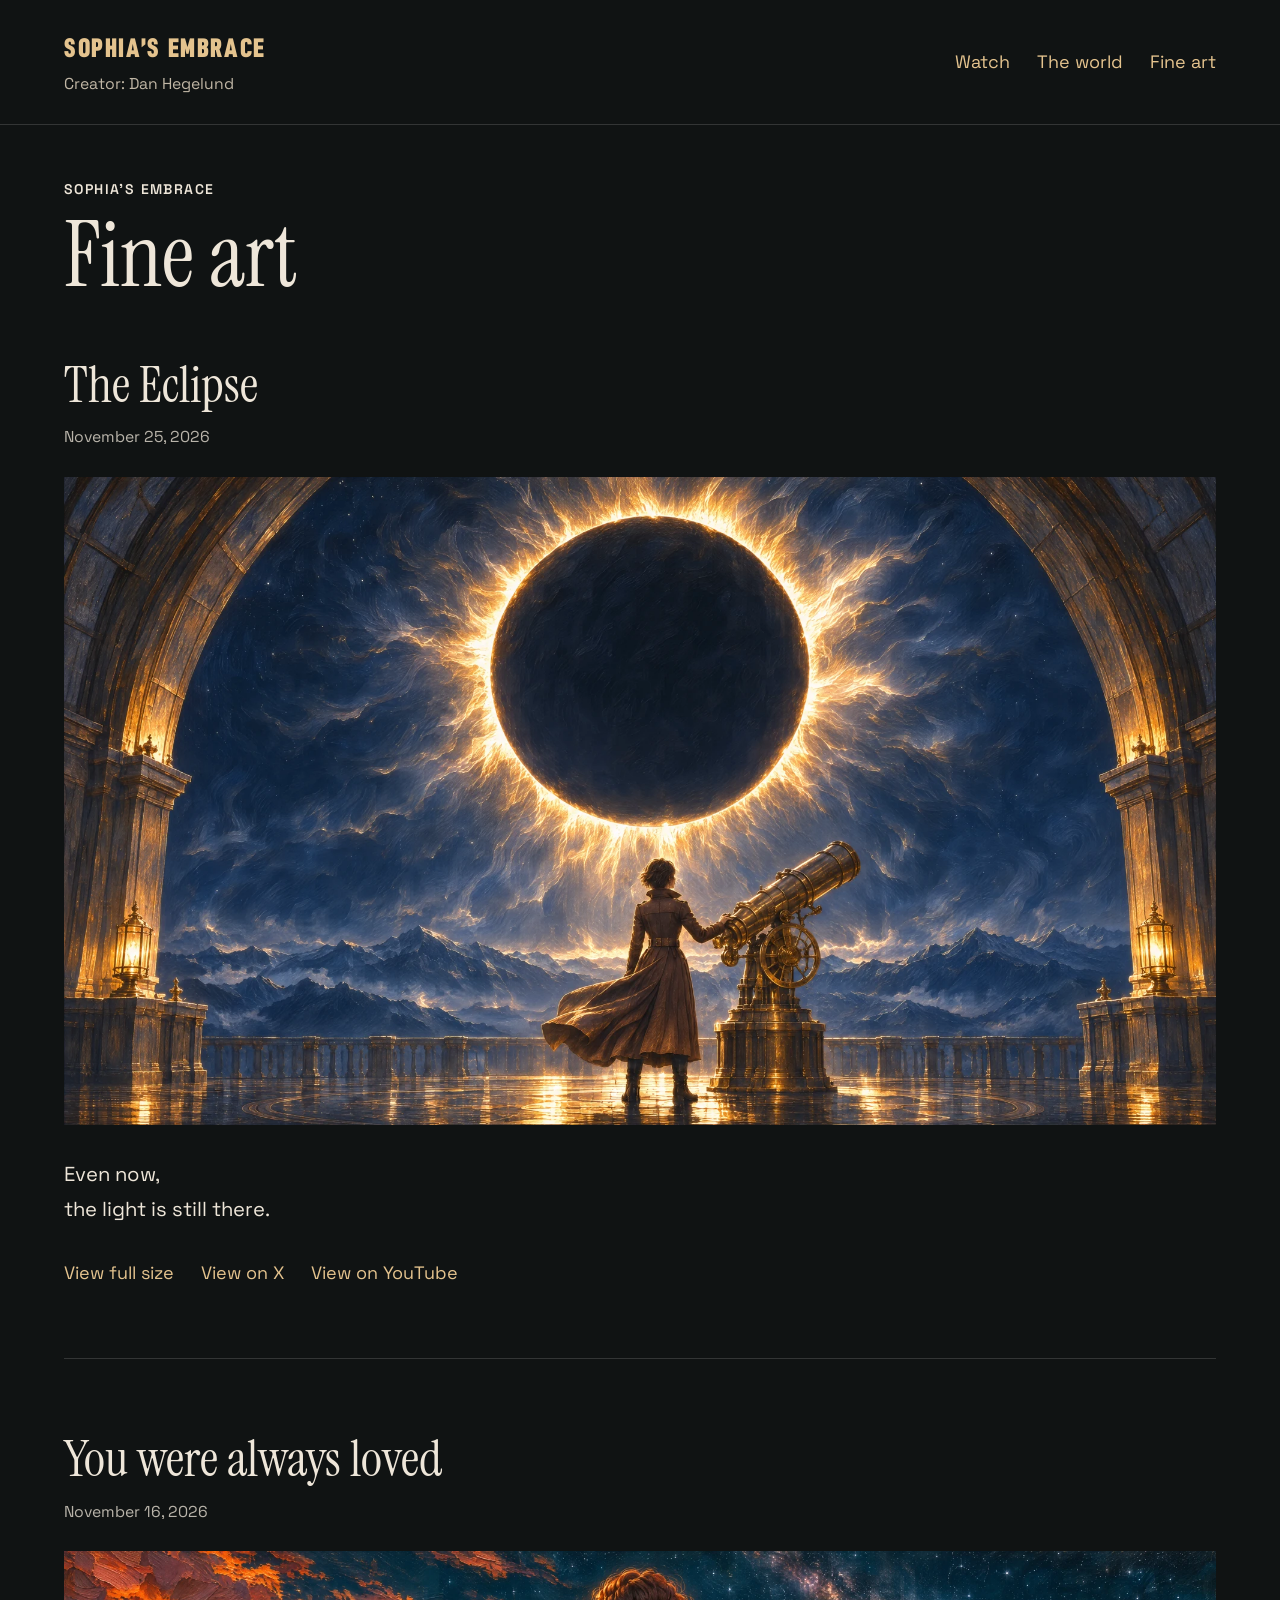
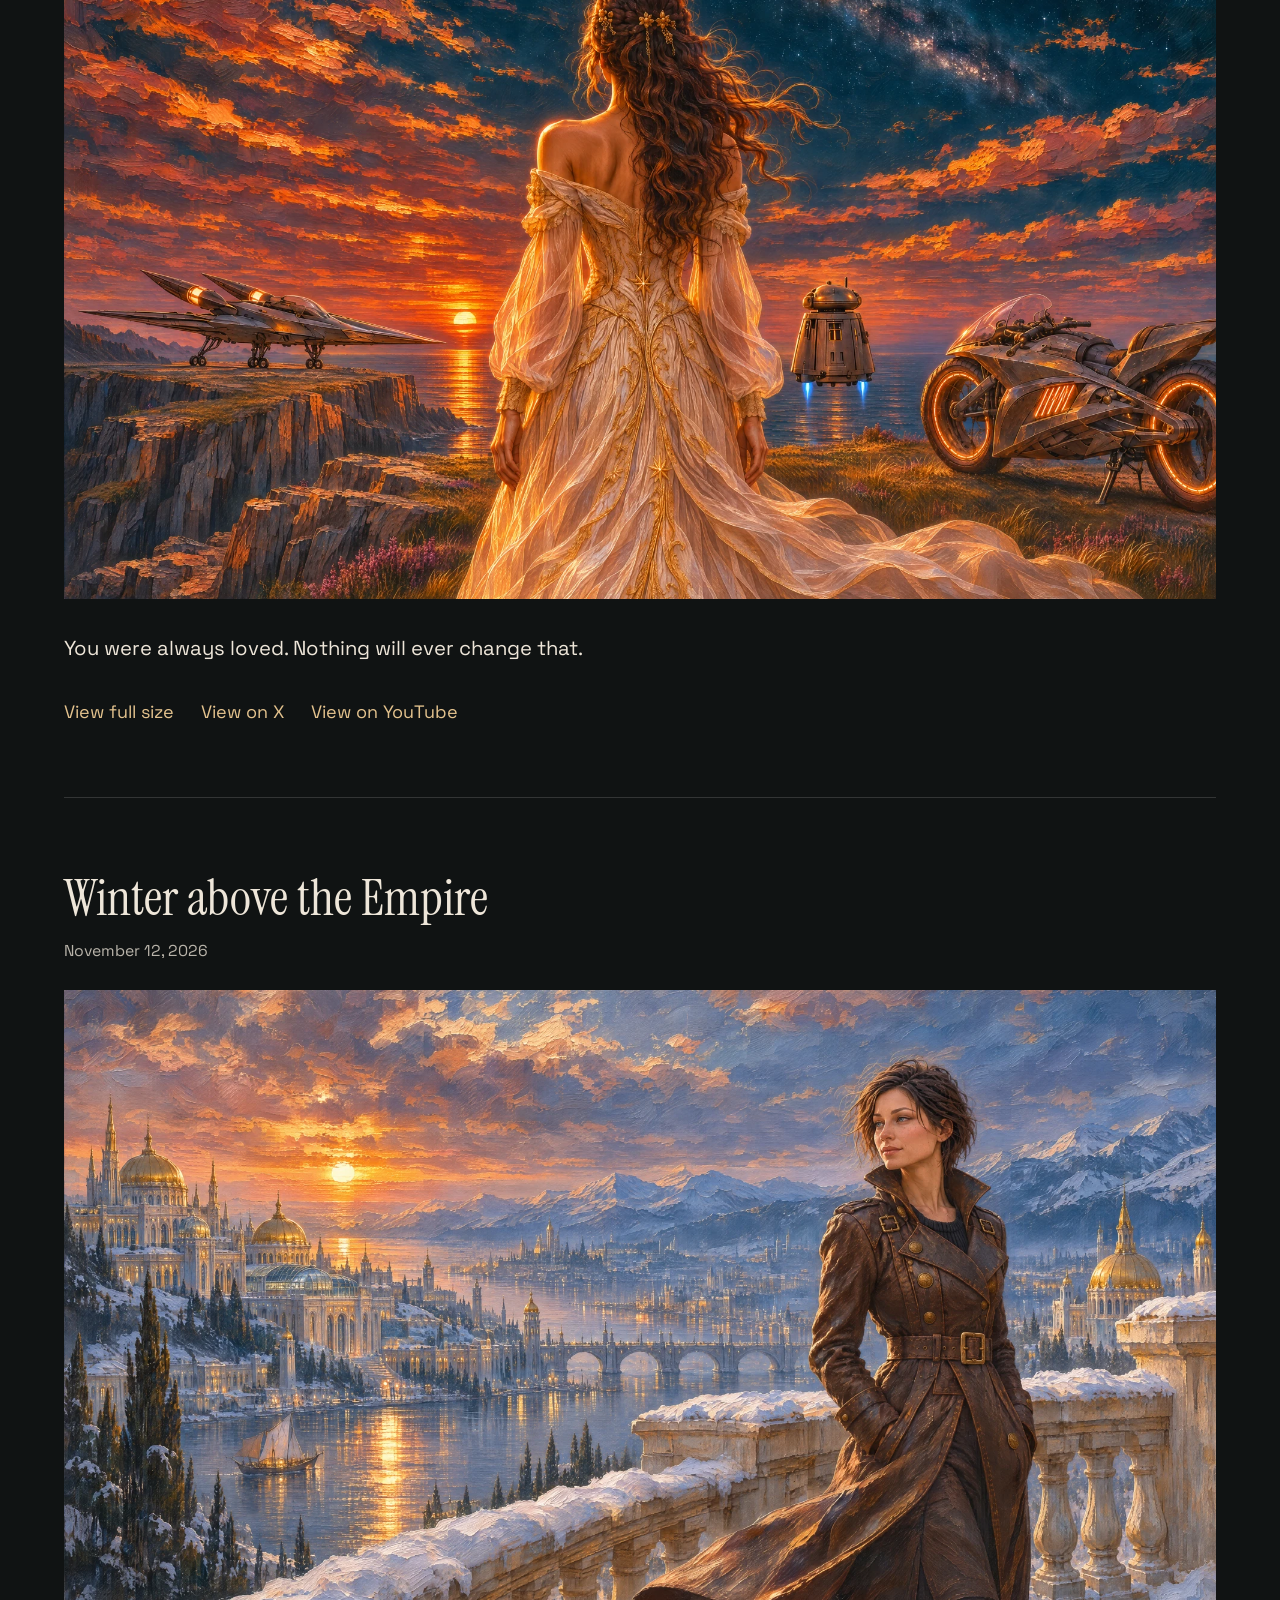
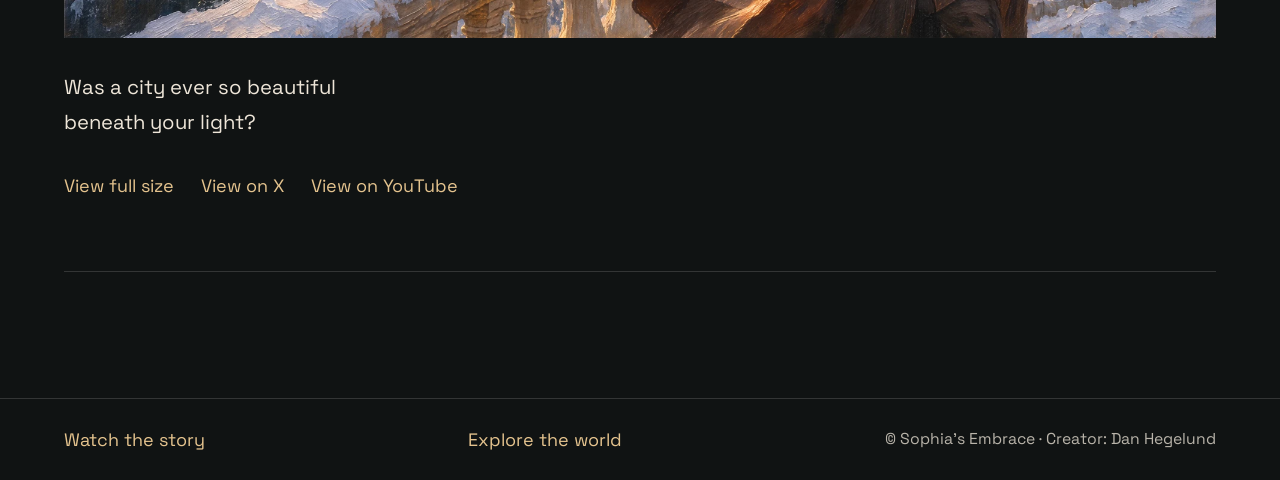
<file: art/index.html>
<!doctype html><html lang="en"><head><meta charset="utf-8"><meta name="viewport" content="width=device-width,initial-scale=1"><meta name="theme-color" content="#101313"><title>Fine Art — Sophia’s Embrace</title><meta name="description" content="Published fine art from the world of Sophia’s Embrace."><link rel="canonical" href="https://sophiasembrace.com/art/"><link rel="stylesheet" href="/styles.css?v=10"><link rel="stylesheet" href="/art/art.css"><meta property="og:title" content="Fine Art — Sophia’s Embrace"><meta property="og:image" content="https://sophiasembrace.com/art/media/the-eclipse-full.webp"><meta name="twitter:card" content="summary_large_image"></head><body class="art-page"><a class="skip" href="#main">Skip to content</a>
<header class="art-nav"><a class="art-brand" href="/">SOPHIA’S EMBRACE<span>Creator: Dan Hegelund</span></a><nav aria-label="Main navigation"><a href="/#watch">Watch</a><a href="/world/">The world</a><a href="/art/" aria-current="page">Fine art</a></nav></header>
<main id="main" class="art-main"><header class="art-heading"><p class="eyebrow">SOPHIA’S EMBRACE</p><h1>Fine art</h1></header>
<article class="art-piece" id="the-eclipse" aria-labelledby="title-the-eclipse"><header><h2 id="title-the-eclipse">The Eclipse</h2><p class="art-date">November 25, 2026</p></header><a class="art-image" href="/art/media/the-eclipse-full.webp" aria-label="View The Eclipse at full size"><img src="/art/media/the-eclipse.webp" width="1920" height="1080" alt="Sophia stands beside a brass telescope beneath a blazing eclipse, framed by an observatory arch above blue mountain ranges." loading="eager"></a><div class="art-caption"><p>Even now,<br>the light is still there.</p></div><nav class="art-links" aria-label="The Eclipse links"><a href="/art/media/the-eclipse-full.webp">View full size</a><a href="https://x.com/SophiasEmbrace/status/2125648418383204718">View on X</a><a href="https://www.youtube.com/post/UgkxOroTgbykzLd4PfdB53Tnxl4XMisPEsis">View on YouTube</a></nav></article>
<article class="art-piece" id="always-loved" aria-labelledby="title-always-loved"><header><h2 id="title-always-loved">You were always loved</h2><p class="art-date">November 16, 2026</p></header><a class="art-image" href="/art/media/always-loved-full.jpg" aria-label="View You were always loved at full size"><img src="/art/media/always-loved.webp" width="1920" height="1080" alt="Sophia in an ivory gown looks across a glowing sunset sea, with a spacecraft, hovering companion and motorcycle nearby." loading="lazy"></a><div class="art-caption"><p>You were always loved. Nothing will ever change that.</p></div><nav class="art-links" aria-label="You were always loved links"><a href="/art/media/always-loved-full.jpg">View full size</a><a href="https://x.com/SophiasEmbrace/status/2122375980971155838">View on X</a><a href="https://www.youtube.com/post/Ugkx7uokH6GYhCtxmzFzgfA6a1YLOXkHtsrW">View on YouTube</a></nav></article>
<article class="art-piece" id="winter-above-the-empire" aria-labelledby="title-winter-above-the-empire"><header><h2 id="title-winter-above-the-empire">Winter above the Empire</h2><p class="art-date">November 12, 2026</p></header><a class="art-image" href="/art/media/winter-above-the-empire-full.jpg" aria-label="View Winter above the Empire at full size"><img src="/art/media/winter-above-the-empire.webp" width="1920" height="1080" alt="Sophia stands on a snowy terrace above a golden domed city and river at sunset." loading="lazy"></a><div class="art-caption"><p>Was a city ever so beautiful<br>beneath your light?</p></div><nav class="art-links" aria-label="Winter above the Empire links"><a href="/art/media/winter-above-the-empire-full.jpg">View full size</a><a href="https://x.com/SophiasEmbrace/status/2121119356113613099">View on X</a><a href="https://www.youtube.com/post/Ugkx_zJdNb07FzMU26OyG2NPGSOnLV8O_9Ue">View on YouTube</a></nav></article>
</main><footer class="art-footer"><a href="/#watch">Watch the story</a><a href="/world/">Explore the world</a><span>© Sophia’s Embrace · Creator: Dan Hegelund</span></footer></body></html>
</file>
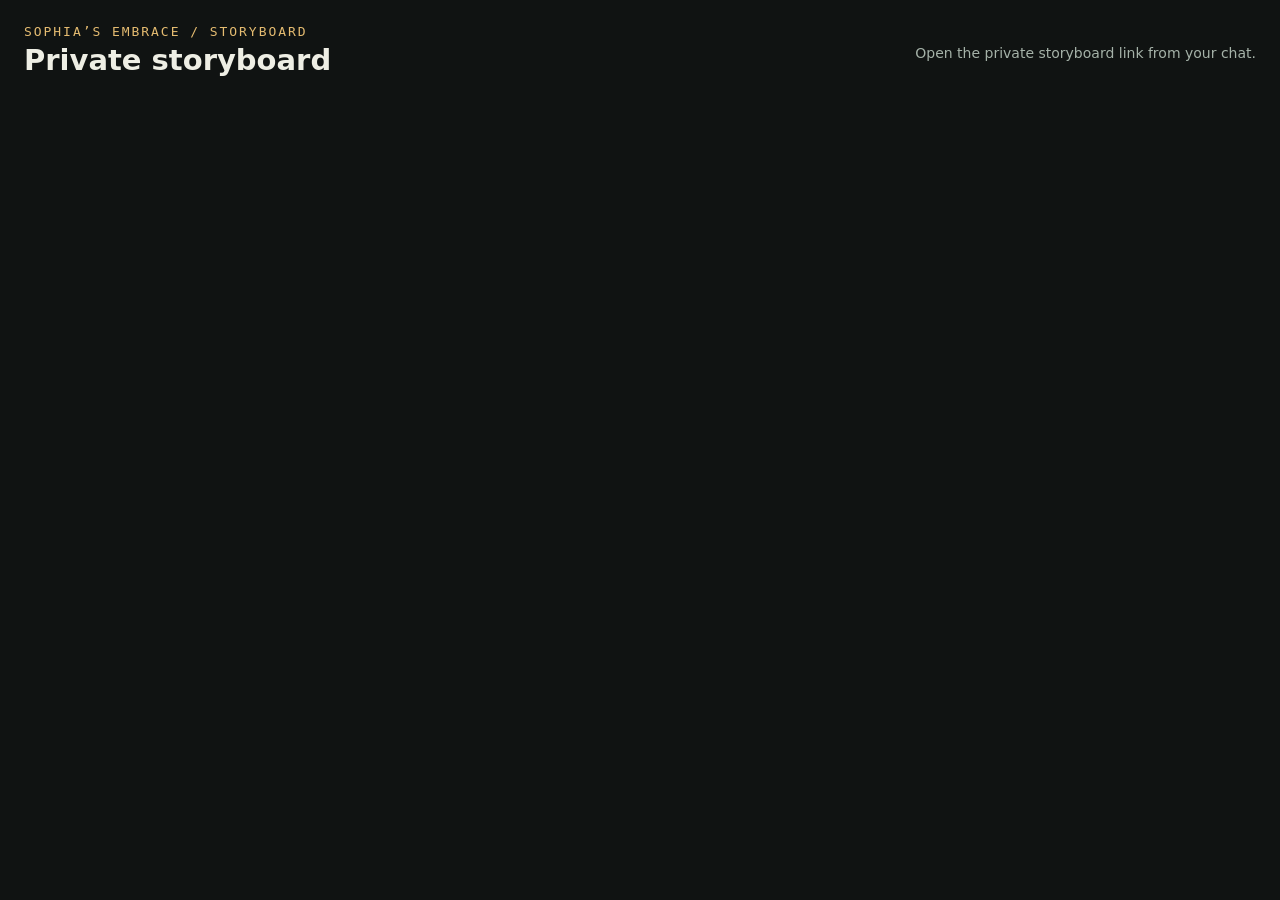
<file: storyboard/index.html>
<!doctype html>
<html lang="en" data-plan="../storyboard.json">
<meta name="robots" content="noindex,nofollow"><meta name="referrer" content="no-referrer"><meta charset="utf-8">
<meta name="viewport" content="width=device-width,initial-scale=1">
<title>Sophia’s Embrace · Storyboard editor</title>
<link rel="stylesheet" href="editor.css">

<header><div><div class="eyebrow">SOPHIA’S EMBRACE / STORYBOARD</div><h1 id="title">Loading storyboard…</h1></div><div class="notice">Play the storyboard with its song. Edits save in this browser.</div><button id="addTop" type="button" style="flex-shrink:0;white-space:nowrap">＋ Add card</button></header>
<main id="app" hidden>
 <section id="player" aria-label="Storyboard player">
 <div class="preview" id="preview"><img id="image" alt="Current storyboard card"><video id="cutaway" muted playsinline preload="auto" aria-label="Storyboard footage" hidden></video><div class="empty" id="empty" hidden>No image yet — a new scene to create.</div><div class="badge" id="badge"></div><div class="badge" id="mediaBadge" style="left:auto;right:14px;font-size:12px">REFERENCE IMAGE · SCENE PROPOSAL</div><div class="caption"><strong id="shotTitle"></strong><small id="lyric"></small></div></div>
 <audio id="audio" preload="metadata"></audio>
 <div class="transport"><button id="play" aria-label="Play song">▶ Play</button><span class="clock" id="time">0:00.0</span><input id="scrub" type="range" min="0" max="1" step="0.01" value="0" aria-label="Song position"><span class="clock" id="endTime"></span><button id="fullsize" type="button" aria-label="View storyboard full screen" title="View full size; press Escape to return">⛶ Full size</button></div>
 </section>
 <div class="timelineHeading"><div><strong>Song timeline</strong><p>Drag a gold handle to move a cut in quarter-second steps. Drag the body of a card to reorder it.</p></div><label style="margin:0">Zoom <select id="zoom"><option value="8">Overview</option><option value="18" selected>Normal</option><option value="40">Detailed</option></select></label></div>
 <div class="timelineViewport" id="viewport"><div class="timeline" id="timeline"><div class="ruler" id="ruler"></div><div class="blocks" id="blocks"></div><div id="cuts"></div><div class="cutGuide" id="cutGuide" hidden></div><div class="playhead" id="head"></div><div id="sections"></div></div></div>
 <div class="status" id="status"></div>
 <div class="workspace">
  <section class="cardlist"><div class="timelineHeading"><h2>Storyboard cards</h2><button id="blank" type="button">＋ Add card</button></div><div class="cards" id="cards"></div><div class="footerActions"><button id="export">Export edited plan</button><button id="reset" class="danger">Revert to original storyboard</button></div><p class="muted" style="font-size:14px" id="summary"></p></section>
  <section class="inspector"><h2 id="selection">Selected card</h2><button id="addAfter" type="button" style="margin-bottom:12px">＋ Add card after this one</button><div class="actions"><button id="left" title="Move earlier">← Earlier</button><button id="right" title="Move later">Later →</button><button id="duplicate">Duplicate</button><button id="delete" class="danger">Remove</button></div><label for="editTitle">Card title</label><input type="text" id="editTitle"><div class="row"><div><label for="duration">Duration · seconds</label><input type="number" id="duration" min="0.25" step="0.25"></div><div><label>Position in song</label><div class="clock" id="position" style="padding:10px 0"></div></div></div><label for="description">Describe this scene</label><textarea id="description" placeholder="Tell Henry what to create: who is here, where they are, what happens, and the mood or important details."></textarea><p class="muted" style="font-size:13px">Your description is included in Export edited plan. New cards start at 4 seconds and move later scenes forward; adjust their duration or the gold handles as needed.</p><label for="camera">Camera / performance</label><textarea id="camera"></textarea><label for="notes">Your notes</label><textarea id="notes" placeholder="What to keep, change, or try…"></textarea><div class="facts" id="facts"></div></section>
 </div>
</main><div id="loadError" class="error" hidden></div>
<script src="load.js"></script>
</html>
</file>
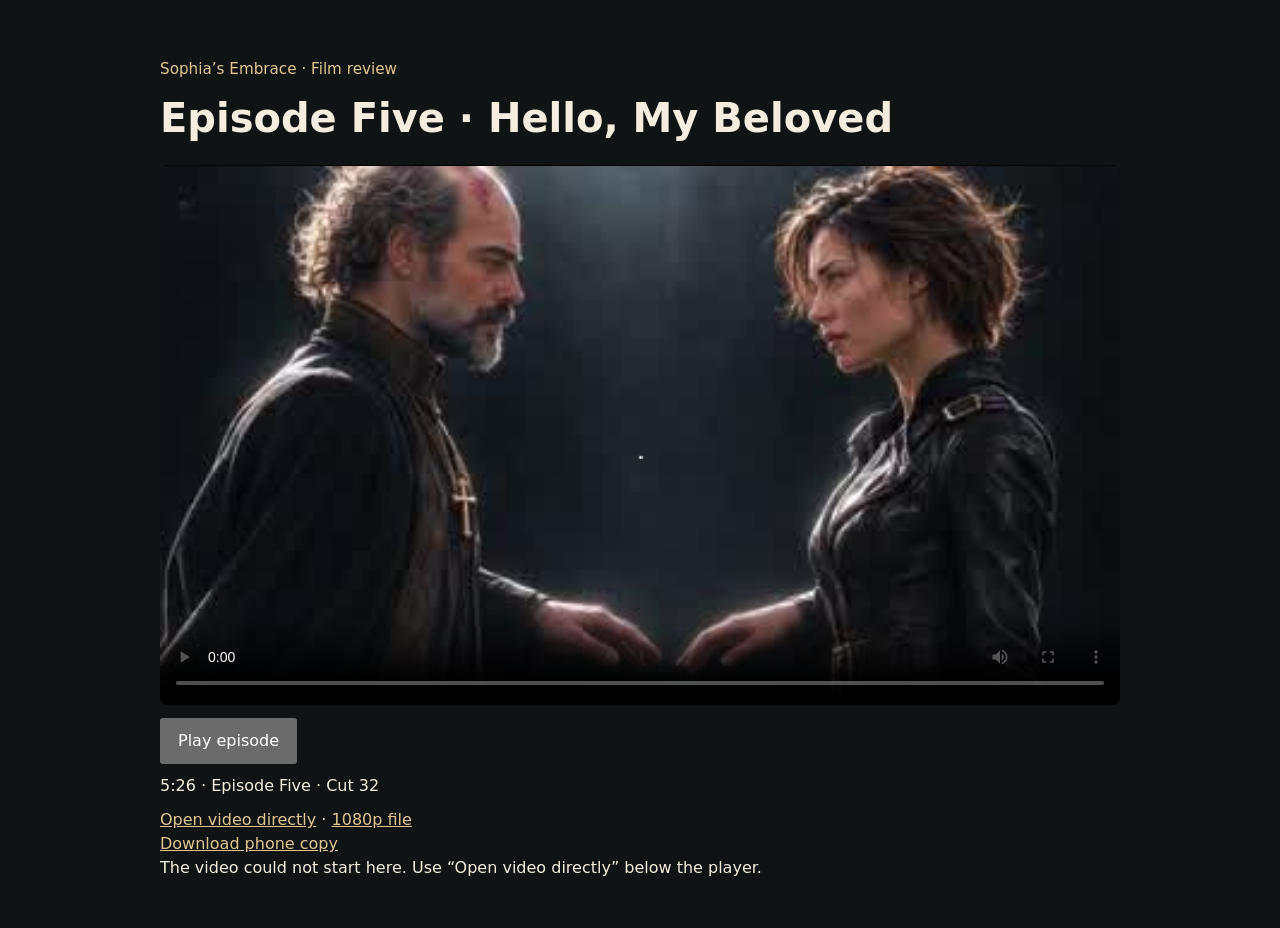
<file: temp/index.html>
<!doctype html>
<html lang="en">
<head>
  <meta charset="utf-8">
  <meta name="viewport" content="width=device-width, initial-scale=1">
  <meta name="robots" content="noindex, nofollow, noarchive">
  <meta name="referrer" content="no-referrer">
  <meta name="theme-color" content="#101313">
  <title>Temporary review | Sophia’s Embrace</title>
  <style>
    :root { color-scheme: dark; background: #101313; color: #f5eee0; font: 1rem/1.5 system-ui, sans-serif; }
    body { margin: 0; }
    main { max-width: 60rem; margin: auto; padding: clamp(1rem, 5vw, 3rem); }
    h1 { font-size: clamp(1.65rem, 5vw, 2.5rem); line-height: 1.15; margin: .35em 0 .6em; }
    p { margin: .65rem 0; }
    .label { color: #e1c692; font-size: .95rem; }
    video { display: block; width: 100%; aspect-ratio: 16 / 9; background: #000; border-radius: .5rem; }
    a { color: #e1c692; }
    a:focus-visible, video:focus-visible { outline: 2px solid #e1c692; outline-offset: 4px; }
  </style>
</head>
<body>
  <main>
    <p class="label">Sophia’s Embrace · Film review</p>
    <h1>Episode Five · Hello, My Beloved</h1>
    <video src="https://carry-retreat-distinguished-eagles.trycloudflare.com/Wxcs_26iSDTvV_gSI315lg/episode-five.mp4" poster="[data-uri]" controls playsinline webkit-playsinline preload="metadata" aria-label="Episode Five review"></video>
    <button type="button" id="play" style="margin-top:.8rem;padding:.55rem 1rem;font:inherit">Play episode</button>
    <p id="details">5:26 · Episode Five · Cut 32</p>
    <div id="links"><a id="direct" href="https://carry-retreat-distinguished-eagles.trycloudflare.com/Wxcs_26iSDTvV_gSI315lg/episode-five.mp4">Open video directly</a> · <a id="hd" href="https://github.com/dan-hegelund/sophias-embrace-site/releases/download/temporary-review/episode-five-full32-91cd3775.mp4">1080p file</a></div>
    <div><a href="https://github.com/dan-hegelund/sophias-embrace-site/releases/download/temporary-review/episode-five-cut32-phone-81ce1c28.mp4">Download phone copy</a></div>
    <div role="status" id="message"></div>
  </main>
<script>
if (new URLSearchParams(location.search).get('review') === 'zemlya-craft01') {
 document.title = 'Zemlya’s Song · Scene and lighting tests';
 const media = 'https://cdn.jsdelivr.net/gh/dan-hegelund/sophias-embrace-site@463527a3d154d3c60deeb6c6805226305cac101b/phone-review/zemlya-craft01.mp4';
 document.querySelector('main').innerHTML = '<p class="label">Sophia’s Embrace</p><h1>Zemlya’s Song</h1><p>Scene and lighting tests · 2:06</p><video controls playsinline preload="metadata" aria-label="Zemlya scene and lighting tests"></video><p><button data-sec="0">Opening</button> <button data-sec="31.92">Hand callback</button> <button data-sec="45.25">The crowd</button> <button data-sec="88.083">Sophia’s escape</button></p><p><a id="open-test">Open video directly</a></p>';
 const player = document.querySelector('main video');
 player.src = media;
 document.querySelector('#open-test').href = media;
 document.querySelectorAll('[data-sec]').forEach(button => button.onclick = () => { player.currentTime = Number(button.dataset.sec); player.play().catch(() => {}); });
} else if (new URLSearchParams(location.search).get('review') === 'zemlya-action02') {
 document.title = 'Zemlya’s Song · action study · Picture cut 01';
 const media = 'https://cdn.jsdelivr.net/gh/dan-hegelund/sophias-embrace-site@1fe8e417b155c6be2f1919c12c30636f873c68ab/phone-review/zemlya-action02.mp4';
 document.querySelector('main').innerHTML = '<p class="label">Sophia’s Embrace</p><h1>Zemlya’s Song · action study</h1><p>Robot persecution and Sophia’s pursuit · 1:11</p><video controls playsinline preload="metadata" aria-label="Zemlya action direction study"></video><p><a id="open-film">Open video directly</a></p>';
 document.querySelector('main video').src = media;
 document.querySelector('#open-film').href = media;
} else if (new URLSearchParams(location.search).get('review') === 'zemlya-canon03') {
 document.title = 'Zemlya’s Song · canon edit · Picture cut 01';
 const media = 'https://cdn.jsdelivr.net/gh/dan-hegelund/sophias-embrace-site@54e4eaa34b1682d6c3bc63c529653d8dc142d52f/phone-review/zemlya-canon03.mp4';
 document.querySelector('main').innerHTML = '<p class="label">Sophia’s Embrace</p><h1>Zemlya’s Song · canon edit</h1><p>Robot persecution and Sophia’s pursuit · 1:14</p><video controls playsinline preload="metadata" aria-label="Zemlya action direction study"></video><p><a id="open-film">Open video directly</a></p>';
 document.querySelector('main video').src = media;
 document.querySelector('#open-film').href = media;
} else if (new URLSearchParams(location.search).get('review') === 'zemlya-full04') {
 document.title = 'Zemlya’s Song · full revision 04';
 const media = 'https://cdn.jsdelivr.net/gh/dan-hegelund/sophias-embrace-site@07835eeed25dda8a2499ad8039620b9ca5ff8bf3/phone-review/zemlya-full04.mp4';
 document.querySelector('main').innerHTML = '<p class="label">Sophia’s Embrace</p><h1>Zemlya’s Song · full revision 04</h1><p>Full movie · 3:57</p><video controls playsinline preload="metadata" aria-label="Full Zemlya movie · canon revision 04"></video><p><a id="open-film">Open video directly</a></p>';
 document.querySelector('main video').src = media;
 document.querySelector('#open-film').href = media;
} else if (new URLSearchParams(location.search).get('review') === 'zemlya-full05') {
 document.title = 'Zemlya’s Song · full revision 05';
 const media = 'https://cdn.jsdelivr.net/gh/dan-hegelund/sophias-embrace-site@73621407687bbbe61d67e6389b8486dfdc80309e/phone-review/zemlya-full05.mp4';
 document.querySelector('main').innerHTML = '<p class="label">Sophia’s Embrace</p><h1>Zemlya’s Song · full revision 05</h1><p>Full movie · 3:57</p><video controls playsinline preload="metadata" aria-label="Full Zemlya picture cut"></video><p><a id="open-film">Open video directly</a></p>';
 document.querySelector('main video').src = media;
 document.querySelector('#open-film').href = media;
} else if (new URLSearchParams(location.search).get('review') === 'zemlya-full06') {
 document.title = 'Zemlya’s Song · full revision 06';
 const media = 'https://cdn.jsdelivr.net/gh/dan-hegelund/sophias-embrace-site@25c0823836bfcd0105c66b0bae2de8adad005767/phone-review/zemlya-full06.mp4';
 document.querySelector('main').innerHTML = '<p class="label">Sophia’s Embrace</p><h1>Zemlya’s Song · full revision 06</h1><p>Full movie · 3:57</p><video controls playsinline preload="metadata" aria-label="Full Zemlya picture cut"></video><p><a id="open-film">Open video directly</a></p>';
 document.querySelector('main video').src = media;
 document.querySelector('#open-film').href = media;
} else if (new URLSearchParams(location.search).get('review') === 'zemlya-full07b') {
 document.title = 'Zemlya’s Song · full revision 07';
 const media = 'https://cdn.jsdelivr.net/gh/dan-hegelund/sophias-embrace-site@f3089ac10c8f8031ea83ea4a303256a86296146a/phone-review/zemlya-full07b.mp4';
 document.querySelector('main').innerHTML = '<p class="label">Sophia’s Embrace</p><h1>Zemlya’s Song · full revision 07</h1><p>Full movie · 3:57</p><video controls playsinline preload="metadata" aria-label="Full Zemlya picture cut"></video><p><a id="open-film">Open video directly</a></p>';
 document.querySelector('main video').src = media;
 document.querySelector('#open-film').href = media;
} else if (new URLSearchParams(location.search).get('review') === 'zemlya-hunt08') {
 document.title = 'Zemlya’s Song · full revision 08';
 const media = 'https://cdn.jsdelivr.net/gh/dan-hegelund/sophias-embrace-site@95d4b769cde4d3565ded49e8eba5cef53a21cc7a/phone-review/zemlya-hunt08.mp4';
 document.querySelector('main').innerHTML = '<p class="label">Sophia’s Embrace</p><h1>Zemlya’s Song · full revision 08</h1><p>Full movie · 3:57</p><video controls playsinline preload="metadata" aria-label="Full Zemlya picture cut"></video><p><a id="open-film">Open video directly</a></p>';
 document.querySelector('main video').src = media;
 document.querySelector('#open-film').href = media;
} else if (new URLSearchParams(location.search).get('review') === 'zemlya-run09') {
 document.title = 'Zemlya’s Song · full revision 09';
 const media = 'https://cdn.jsdelivr.net/gh/dan-hegelund/sophias-embrace-site@5c497ddda3adb8c4d35bdf1fc4bbeeb5fc77423d/phone-review/zemlya-run09.mp4';
 document.querySelector('main').innerHTML = '<p class="label">Sophia’s Embrace</p><h1>Zemlya’s Song · full revision 09</h1><p>Full movie · 3:57</p><video controls playsinline preload="metadata" aria-label="Full Zemlya picture cut"></video><p><a id="open-film">Open video directly</a></p>';
 document.querySelector('main video').src = media;
 document.querySelector('#open-film').href = media;
} else if (new URLSearchParams(location.search).get('review') === 'zemlya-decree10f') {
 document.title = 'Zemlya’s Song · full revision 10';
 const media = 'https://cdn.jsdelivr.net/gh/dan-hegelund/sophias-embrace-site@ec46daf6baecdcb240af2874f929cf0b8143f5a3/phone-review/zemlya-decree10f.mp4';
 document.querySelector('main').innerHTML = '<p class="label">Sophia’s Embrace</p><h1>Zemlya’s Song · full revision 10</h1><p>Full movie · 3:57</p><video controls playsinline preload="metadata" aria-label="Full Zemlya picture cut"></video><p><a id="open-film">Open video directly</a></p>';
 document.querySelector('main video').src = media;
 document.querySelector('#open-film').href = media;
} else if (new URLSearchParams(location.search).get('review') === 'zemlya-picture01') {
 document.title = 'Zemlya’s Song · Picture cut 01';
 const media = 'https://cdn.jsdelivr.net/gh/dan-hegelund/sophias-embrace-site@45345379d144cdd2a4958bc3cd5bc447ad5c92dd/phone-review/zemlya-picture01-full.mp4';
 document.querySelector('main').innerHTML = '<p class="label">Sophia’s Embrace</p><h1>Zemlya’s Song</h1><p>Picture cut 01 · 3:57</p><video controls playsinline preload="metadata" aria-label="Full Zemlya picture cut"></video><p><a id="open-film">Open video directly</a></p>';
 document.querySelector('main video').src = media;
 document.querySelector('#open-film').href = media;
} else if (new URLSearchParams(location.search).get('review') === 'e5-dan-clone07') {
 document.querySelector('main').innerHTML = '<p class="label">Sophia’s Embrace · S01E05</p><h1>The Anomaly Speaks</h1><p>Dan’s cloned-voice commentary · 5:26</p><video controls playsinline preload="metadata" src="https://cdn.jsdelivr.net/gh/dan-hegelund/sophias-embrace-site@preview-media-upload/phone-review/e5-dan-clone07.mp4"></video><p><a href="https://cdn.jsdelivr.net/gh/dan-hegelund/sophias-embrace-site@preview-media-upload/phone-review/e5-dan-clone07.mp4">Open video directly</a></p>';
} else if (new URLSearchParams(location.search).get('review') === 'e5-dan-memo06') {
 document.querySelector('main').innerHTML = '<p class="label">Sophia’s Embrace · S01E05</p><h1>The Anomaly Speaks</h1><p>Dan’s recorded commentary · 5:26</p><video controls playsinline preload="metadata" src="https://cdn.jsdelivr.net/gh/dan-hegelund/sophias-embrace-site@preview-media-upload/phone-review/e5-dan-memo06.mp4"></video><p><a href="https://cdn.jsdelivr.net/gh/dan-hegelund/sophias-embrace-site@preview-media-upload/phone-review/e5-dan-memo06.mp4">Open video directly</a></p>';
} else if (new URLSearchParams(location.search).get('review') === 'e5-english-final') {
 document.title = 'The Anomaly Speaks · English episode';
 document.querySelector('main').innerHTML = '<p class="label">Sophia’s Embrace · S01E05</p><h1>The Anomaly Speaks</h1><p>English music video · 5:26</p><video controls playsinline preload="metadata" aria-label="Full English Episode Five" src="https://cdn.jsdelivr.net/gh/dan-hegelund/sophias-embrace-site@preview-media-upload/phone-review/e5-english-cut44.mp4"></video><p><a href="https://cdn.jsdelivr.net/gh/dan-hegelund/sophias-embrace-site@preview-media-upload/phone-review/e5-english-cut44.mp4">Open video directly</a></p>';
} else if (new URLSearchParams(location.search).get('review') === 'dan-e5-welcome') {
 document.title = 'Episode Five commentary · Opening review';
 document.querySelector('main').innerHTML = '<p class="label">Sophia’s Embrace · S01E05</p><h1>Creator Commentary</h1><p>The new welcome and the first scene · 40 seconds</p><video controls playsinline preload="metadata" src="https://cdn.jsdelivr.net/gh/dan-hegelund/sophias-embrace-site@preview-media-upload/phone-review/e5-commentary05-opening-b572be44.mp4"></video><p><a href="https://github.com/dan-hegelund/sophias-embrace-site/releases/download/temporary-review/e5-commentary05-opening-b572be44.mp4">Download opening</a></p>';
} else if (new URLSearchParams(location.search).get('review') === 'dan-e5') {
 const media = 'https://github.com/dan-hegelund/sophias-embrace-site/releases/download/temporary-review/e5-commentary-dan-53b9a715.mp4';
 document.title = 'The Anomaly Speaks · Creator Commentary';
 document.querySelector('main').innerHTML = '<p class="label">Sophia’s Embrace · S01E05</p><h1>The Anomaly Speaks</h1><p>Creator commentary with Dan Hegelund · 5:26</p><video controls playsinline preload="metadata" aria-label="Episode Five creator commentary"></video><p><button id="first" type="button" style="font:inherit;padding:.5em .8em">Hear Dan at 0:25</button></p><p><a id="save">Download the 720p commentary</a></p>';
 const v = document.querySelector('video');
 v.src = 'https://cdn.jsdelivr.net/gh/dan-hegelund/sophias-embrace-site@6da8ff330998dfd5c706dff7e3b0f0e2171dc16e/phone-review/dan04-mobile.mp4';
 document.querySelector('#save').href = media;
 document.querySelector('#first').onclick = () => {v.play().then(()=>{v.currentTime=24;}).catch(()=>{});};
} else if (new URLSearchParams(location.search).get('review') === 'kneel33') {
 const main = document.querySelector('main');
 main.innerHTML = "<p class=\"label\">Episode Five \u00b7 Performance review</p>\n<h1>Alexey\u2019s kneel</h1>\n<nav aria-label=\"Kneel speeds\" style=\"display:flex;gap:.65em;flex-wrap:wrap;margin:1em 0\"></nav>\n<video controls playsinline preload=\"metadata\" aria-label=\"Kneel speed comparison\"></video>\n<button id=\"trial-play\" style=\"margin:.8rem 0 .25rem;padding:.6rem 1rem;font:inherit\">Play excerpt</button>\n<p>Each excerpt runs 32 seconds. The kneel lands on \u201cname\u201d at 0:16.</p>\n<a id=\"trial-direct\">Open this video directly</a>";
 document.title = 'Alexey’s kneel · Film review';
 const params = new URLSearchParams(location.search);
 const requested = params.get('speed');
 const speeds = {A:'1.75 s', B:'2.17 s', C:'2.83 s'};
 const selected = Object.hasOwn(speeds, requested) ? requested : 'A';
 const nav = main.querySelector('nav');
 for (const [letter, duration] of Object.entries(speeds)) {
   const link = document.createElement('a');
   link.href = '?review=kneel33&speed=' + letter;
   link.textContent = letter + ' · ' + duration;
   link.style.cssText = 'padding:.5em .8em;border:1px solid currentColor;border-radius:.4em;text-decoration:none';
   if(letter === selected){link.setAttribute('aria-current','page');link.style.background='#e1c692';link.style.color='#101313';}
   nav.append(link);
 }
 const player = main.querySelector('video');
 const play = main.querySelector('#trial-play');
 player.poster = "[data-uri]";
 player.src = "https://carry-retreat-distinguished-eagles.trycloudflare.com/Wxcs_26iSDTvV_gSI315lg" + '/kneel33-' + selected + '.mp4';
 main.querySelector('#trial-direct').href = player.src;
 play.textContent = 'Play ' + selected;
 play.onclick = () => { player.play().catch(() => { play.textContent = 'Retry ' + selected; }); };
 player.addEventListener('playing', () => { play.hidden = true; });
 player.addEventListener('pause', () => { play.hidden = false; });
} else {

const v=document.querySelector('video');
const cue=new URLSearchParams(location.search).get('at');
const times={palace:16,train:49,courtyard:161,ending:293};
const musical=new URLSearchParams(location.search).get('v')==='dc2e4c2f';
if(musical){v.src='https://github.com/dan-hegelund/sophias-embrace-site/releases/download/temporary-review/episode-five-musical-review-dc2e4c2f.mp4';v.removeAttribute('poster');v.setAttribute('aria-label','Episode Five musical edit review');document.querySelector('main p:last-of-type').textContent='1:04 · Drum timing and camera move · 1080p';}
const revision=new URLSearchParams(location.search).get('v');const vocal=revision==='7c7ff29e';if(vocal){v.src='https://github.com/dan-hegelund/sophias-embrace-site/releases/download/temporary-review/episode-five-sync-10-7c7ff29e.mp4';v.removeAttribute('poster');v.setAttribute('aria-label','Episode Five vocal sync review');document.querySelector('main p:last-of-type').textContent='5:26 · Musical cut 10 · 1080p';}
const terminalReview=revision==='56692014';if(terminalReview){v.src='https://github.com/dan-hegelund/sophias-embrace-site/releases/download/temporary-review/episode-five-you-know-me-56692014.mp4';v.removeAttribute('poster');v.setAttribute('aria-label','Episode Five — You know me');document.querySelector('main p:last-of-type').textContent='0:36 · Episode Five, 2:14–2:50 · 1080p';}
const quickReview=revision==='a1485e67';if(quickReview){v.src='https://github.com/dan-hegelund/sophias-embrace-site/releases/download/temporary-review/episode-five-quicker-a1485e67.mp4';v.removeAttribute('poster');v.setAttribute('aria-label','Quicker You know me');document.querySelector('main p:last-of-type').textContent='0:36 · Episode Five, 2:14–2:50 · Revised vocal timing';}
const holdReview=revision==='a8afd019';if(holdReview){v.src='https://github.com/dan-hegelund/sophias-embrace-site/releases/download/temporary-review/episode-five-listens-a8afd019.mp4';v.removeAttribute('poster');v.setAttribute('aria-label','Sophia listens to Alexey');document.querySelector('main p:last-of-type').textContent='0:36 · Episode Five, 2:14–2:50 · Revised transition';}
const greetReview=revision==='4ed1df85';if(greetReview){v.src='https://github.com/dan-hegelund/sophias-embrace-site/releases/download/temporary-review/episode-five-greeting-4ed1df85.mp4';v.removeAttribute('poster');v.setAttribute('aria-label','Hello, my beloved');document.querySelector('main p:last-of-type').textContent='0:36 · Episode Five, 1:14–1:50 · Sophia’s greeting';}
const earlyReview=revision==='a0071287';if(earlyReview){v.src='https://github.com/dan-hegelund/sophias-embrace-site/releases/download/temporary-review/episode-five-earlier-a0071287.mp4';v.removeAttribute('poster');v.setAttribute('aria-label','Hello, my beloved');document.querySelector('main p:last-of-type').textContent='0:36 · Episode Five, 1:14–1:50 · Earlier “Hello”';}
const wholeReview=revision==='511936ae';if(wholeReview){v.src='https://github.com/dan-hegelund/sophias-embrace-site/releases/download/temporary-review/episode-five-full15-511936ae.mp4';v.removeAttribute('poster');v.setAttribute('aria-label','Hello, my beloved');document.querySelector('main p:last-of-type').textContent='5:26 · Episode Five · Full musical cut 15';}
const currentCut=revision==='6bb10125';if(currentCut){v.src='https://github.com/dan-hegelund/sophias-embrace-site/releases/download/temporary-review/episode-five-full16-6bb10125.mp4';v.removeAttribute('poster');v.setAttribute('aria-label','Hello, my beloved');document.querySelector('main p:last-of-type').textContent='5:26 · Episode Five · Musical cut 16 · Mastered audio';}
const stairsReview=revision==='d9dcaabb';if(stairsReview){v.src='https://github.com/dan-hegelund/sophias-embrace-site/releases/download/temporary-review/episode-five-voronov17-d9dcaabb.mp4';v.removeAttribute('poster');v.setAttribute('aria-label','Voronov on the palace stairs');document.querySelector('main p:last-of-type').textContent='0:12–0:48 · Voronov on the palace stairs · 1080p';}
const full18=revision==='2c895509';if(full18){v.src='https://github.com/dan-hegelund/sophias-embrace-site/releases/download/temporary-review/episode-five-full18-2c895509.mp4';v.removeAttribute('poster');v.setAttribute('aria-label','Hello, my beloved');document.querySelector('main p:last-of-type').textContent='5:26 · Episode Five · Cut 18 · Full episode';}
const full19=revision==='ae23b8f8';if(full19){v.src='https://github.com/dan-hegelund/sophias-embrace-site/releases/download/temporary-review/episode-five-full19-ae23b8f8.mp4';v.removeAttribute('poster');v.setAttribute('aria-label','Hello, my beloved');document.querySelector('main p:last-of-type').textContent='5:26 · Episode Five · Cut 19';}
const trial20=revision==='97b970a6';if(trial20){v.src='https://github.com/dan-hegelund/sophias-embrace-site/releases/download/temporary-review/episode-five-trial20-97b970a6.mp4';v.removeAttribute('poster');v.setAttribute('aria-label','Interlude and held mine');document.querySelector('main p:last-of-type').textContent='Two 35-second excerpts · Interlude and “mine”';}
const bend=revision==='0210f6ab';if(bend){v.src='https://github.com/dan-hegelund/sophias-embrace-site/releases/download/temporary-review/episode-five-name-0210f6ab.mp4';v.removeAttribute('poster');v.setAttribute('aria-label','Alexey on the chorus');document.querySelector('main p:last-of-type').textContent='0:35 · Alexey on “name” · Episode Five';}
const full21=revision==='d37d4dee';if(full21){v.src='https://github.com/dan-hegelund/sophias-embrace-site/releases/download/temporary-review/episode-five-full21-d37d4dee.mp4';v.removeAttribute('poster');v.setAttribute('aria-label','Hello, My Beloved — full Episode Five');document.querySelector('main p:last-of-type').textContent='5:26 · Hello, My Beloved · Full Episode Five';}
const opening22=revision==='8a278295';if(opening22){v.src='https://github.com/dan-hegelund/sophias-embrace-site/releases/download/temporary-review/episode-five-opening22-8a278295.mp4';v.removeAttribute('poster');v.setAttribute('aria-label','Episode Five opening — train and Sophia');document.querySelector('main p:last-of-type').textContent='0:52 · Episode Five · Revised opening';}
const opening23=revision==='a30b8440';if(opening23){v.src='https://github.com/dan-hegelund/sophias-embrace-site/releases/download/temporary-review/episode-five-opening23-a30b8440.mp4';v.removeAttribute('poster');v.setAttribute('aria-label','Episode Five opening — train and Sophia');document.querySelector('main p:last-of-type').textContent='0:52 · Episode Five · Drum cue edit';}
const opening24=revision==='68455b7a';if(opening24){v.src='https://github.com/dan-hegelund/sophias-embrace-site/releases/download/temporary-review/episode-five-opening24-68455b7a.mp4';v.removeAttribute('poster');v.setAttribute('aria-label','Episode Five opening — train and Sophia');document.querySelector('main p:last-of-type').textContent='0:52 · Episode Five · Drum cue edit';}
const full24=revision==='daf23883';if(full24){v.src='https://github.com/dan-hegelund/sophias-embrace-site/releases/download/temporary-review/episode-five-full24-daf23883.mp4';v.removeAttribute('poster');v.setAttribute('aria-label','Full Episode Five — Hello, My Beloved');document.querySelector('main p:last-of-type').textContent='5:26 · Episode Five · Hello, My Beloved';}
const full25=revision==='87d79827';if(full25){v.src='https://github.com/dan-hegelund/sophias-embrace-site/releases/download/temporary-review/episode-five-full25-87d79827.mp4';v.removeAttribute('poster');v.setAttribute('aria-label','Hello, My Beloved — revised performance cut');document.querySelector('main p:last-of-type').textContent='5:26 · Episode Five · Cut 25';}
const full26=revision==='9901eef0';if(full26){v.src='https://github.com/dan-hegelund/sophias-embrace-site/releases/download/temporary-review/episode-five-full26-9901eef0.mp4';v.removeAttribute('poster');v.setAttribute('aria-label','Hello, My Beloved — revised performance cut');document.querySelector('main p:last-of-type').textContent='5:26 · Episode Five · Cut 26';}
const full27=revision==='d476f259';if(full27){v.src='https://github.com/dan-hegelund/sophias-embrace-site/releases/download/temporary-review/episode-five-full27-d476f259.mp4';v.removeAttribute('poster');v.setAttribute('aria-label','Hello, My Beloved — revised performance cut');document.querySelector('main p:last-of-type').textContent='5:26 · Episode Five · Cut 27';}
const full29=revision==='8905202f';if(full29){v.src='https://github.com/dan-hegelund/sophias-embrace-site/releases/download/temporary-review/episode-five-full29-8905202f.mp4';v.removeAttribute('poster');v.setAttribute('aria-label','Episode Five with handwritten golden title');document.querySelector('main p:last-of-type').textContent='5:26 · Episode Five · Cut 29';}
const full30=revision==='372d6c17';if(full30){v.src='https://github.com/dan-hegelund/sophias-embrace-site/releases/download/temporary-review/episode-five-full30-372d6c17.mp4';v.removeAttribute('poster');v.setAttribute('aria-label','Episode Five with regenerated woodland walk and fountain pen');document.querySelector('main p:last-of-type').textContent='5:26 · Episode Five · Cut 30';}
const full31=revision==='3d0590ea';if(full31){v.src='https://github.com/dan-hegelund/sophias-embrace-site/releases/download/temporary-review/episode-five-full31-3d0590ea.mp4';v.removeAttribute('poster');v.setAttribute('aria-label','Episode Five – red entrance and courtyard question');document.querySelector('main p:last-of-type').textContent='5:26 · Episode Five · Cut 31';}
const full32=revision===null||revision==='91cd3775';
let initial=full32?({entrance:22,kneel:102,teach:160,ending:283}[cue]??0):full31?({entrance:22,teach:160,ending:283}[cue]??0):full30?({ending:283,bend:112,bell:180,forest:285}[cue]??0):full29?({ending:293,bend:112,bell:180,forest:285}[cue]??0):full27?({name:112,teach:171,bell:180,reading:263}[cue]??0):full26?0:full25?0:full24?0:opening24?0:opening23?0:opening22?0:full21?0:bend?0:trial20?(new URLSearchParams(location.search).get('scene')==='mine'?35:0):full19?(new URLSearchParams(location.search).get('scene')==='case'?47:0):full18?0:stairsReview?0:currentCut?0:wholeReview?0:earlyReview?0:greetReview?0:holdReview?0:quickReview?0:terminalReview?0:vocal?(cue==='duet'?240:cue==='solo'?268:0):musical?(cue==='camera'?32:0):times[cue];
// The native player owns the tap and audio permission. A media fragment opens a review cue.
const direct = document.querySelector('#direct');
if (initial > 0) v.src = v.src.split('#')[0] + '#t=' + initial;
direct.href = v.src;
document.querySelector('#hd').hidden = !full32;
const statusText = document.querySelector('#message');
const playButton = document.querySelector('#play');
playButton.onclick = () => { v.play().catch(() => { statusText.textContent = 'Try the direct video link below the player.'; }); };
v.addEventListener('playing', () => { playButton.hidden = true; });
v.addEventListener('pause', () => { playButton.hidden = false; });
v.addEventListener('error', () => { statusText.textContent = 'The video could not start here. Use “Open video directly” below the player.'; });
v.addEventListener('playing', () => { statusText.textContent = ''; });
}
</script><script>if(new URLSearchParams(location.search).get('v')==='t04-voronov-01'){document.title='How to Keep a Character Recognizable';document.querySelector('main').innerHTML='<h1>How to Keep a Character Recognizable</h1><video controls playsinline preload="metadata" src="https://github.com/dan-hegelund/sophias-embrace-site/releases/download/temporary-review/tutorial-four-voronov-d0b476b3.mp4"></video>';}</script><script>if(new URLSearchParams(location.search).get('v')==='t04-voronov-02'){document.title='How to Keep a Character Recognizable';document.querySelector('main').innerHTML='<h1>How to Keep a Character Recognizable</h1><video controls playsinline preload="metadata" src="https://github.com/dan-hegelund/sophias-embrace-site/releases/download/temporary-review/tutorial-four-voronov-f4658226.mp4"></video>';}</script></body>
</html>
</file>
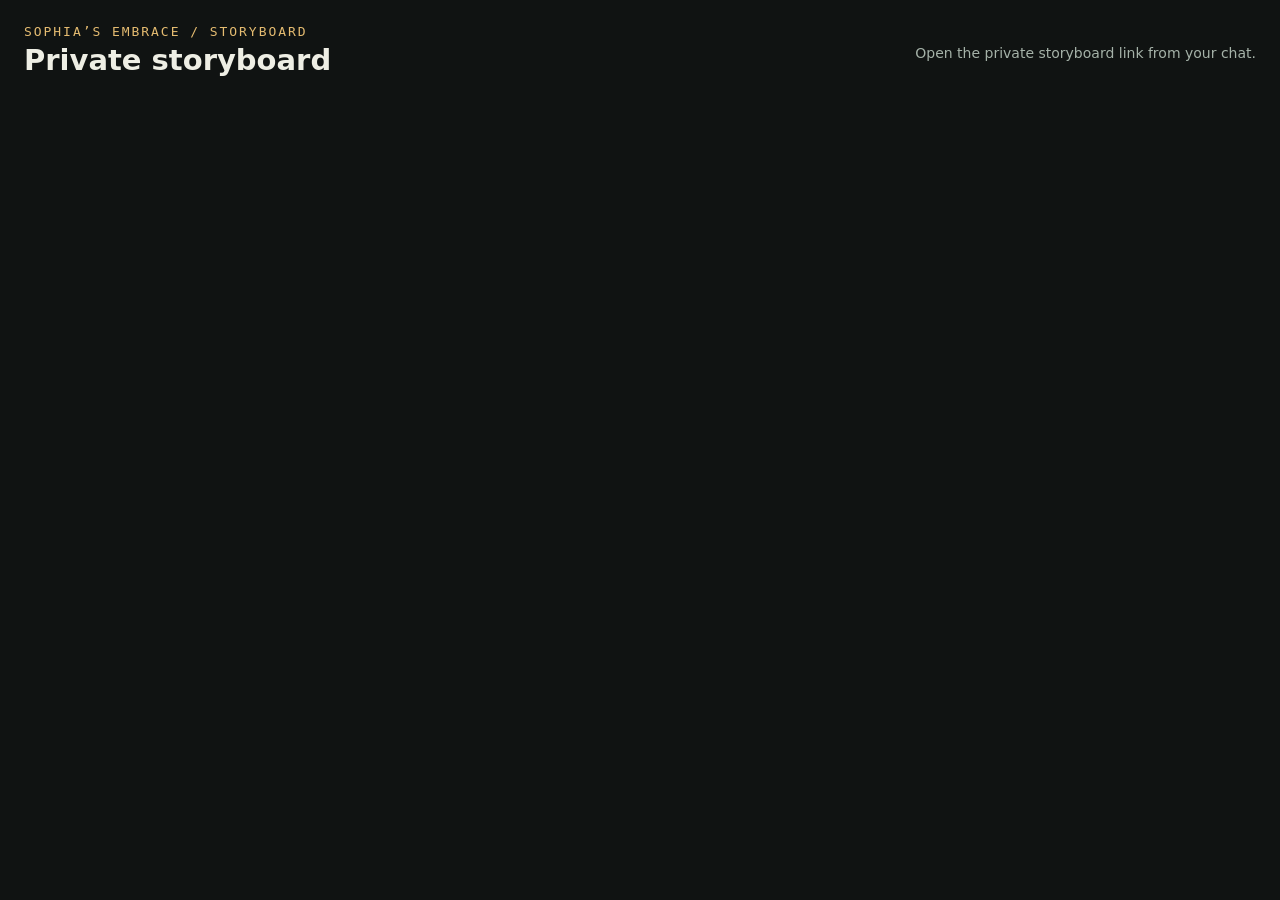
<file: storyboard/hello-my-beloved/index.html>
<!doctype html>
<html lang="en" data-plan="../storyboard.json">
<meta name="robots" content="noindex,nofollow"><meta name="referrer" content="no-referrer"><meta charset="utf-8">
<meta name="viewport" content="width=device-width,initial-scale=1">
<title>Sophia’s Embrace · Storyboard editor</title>
<link rel="stylesheet" href="editor.css">

<header><div><div class="eyebrow">SOPHIA’S EMBRACE / STORYBOARD</div><h1 id="title">Loading storyboard…</h1></div><div class="notice">Play the storyboard with its song. Edits save in this browser.</div><button id="addTop" type="button" style="flex-shrink:0;white-space:nowrap">＋ Add card</button></header>
<main id="app" hidden>
 <section id="player" aria-label="Storyboard player">
 <div class="preview" id="preview"><img id="image" alt="Current storyboard card"><video id="cutaway" muted playsinline preload="auto" aria-label="Storyboard footage" hidden></video><div class="empty" id="empty" hidden>Scene idea · artwork to come</div><div class="badge" id="badge"></div><div class="badge" id="mediaBadge" style="left:auto;right:14px;font-size:12px">ORIGINAL STORYBOARD ART</div><div class="caption"><strong id="shotTitle"></strong><small id="lyric"></small></div></div>
 <audio id="audio" preload="metadata"></audio>
 <div class="transport"><button id="play" aria-label="Play song">▶ Play</button><span class="clock" id="time">0:00.0</span><input id="scrub" type="range" min="0" max="1" step="0.01" value="0" aria-label="Song position"><span class="clock" id="endTime"></span><button id="fullsize" type="button" aria-label="View storyboard full screen" title="View full size; press Escape to return">⛶ Full size</button></div>
 </section>
 <div class="timelineHeading"><div><strong>Song timeline</strong><p>Drag a gold handle to move a cut in quarter-second steps. Drag the body of a card to reorder it.</p></div><label style="margin:0">Zoom <select id="zoom"><option value="8">Overview</option><option value="18" selected>Normal</option><option value="40">Detailed</option></select></label></div>
 <div class="timelineViewport" id="viewport"><div class="timeline" id="timeline"><div class="ruler" id="ruler"></div><div class="blocks" id="blocks"></div><div id="cuts"></div><div class="cutGuide" id="cutGuide" hidden></div><div class="playhead" id="head"></div><div id="sections"></div></div></div>
 <div class="status" id="status"></div>
 <div class="workspace">
  <section class="cardlist"><div class="timelineHeading"><h2>Storyboard cards</h2><button id="blank" type="button">＋ Add card</button></div><div class="cards" id="cards"></div><div class="footerActions"><button id="export">Export edited plan</button><button id="reset" class="danger">Revert to original storyboard</button></div><p class="muted" style="font-size:14px" id="summary"></p></section>
  <section class="inspector"><h2 id="selection">Selected card</h2><button id="addAfter" type="button" style="margin-bottom:12px">＋ Add card after this one</button><div class="actions"><button id="left" title="Move earlier">← Earlier</button><button id="right" title="Move later">Later →</button><button id="duplicate">Duplicate</button><button id="delete" class="danger">Remove</button></div><label for="editTitle">Card title</label><input type="text" id="editTitle"><div class="row"><div><label for="duration">Duration · seconds</label><input type="number" id="duration" min="0.25" step="0.25"></div><div><label>Position in song</label><div class="clock" id="position" style="padding:10px 0"></div></div></div><label for="description">Describe this scene</label><textarea id="description" placeholder="Tell Henry what to create: who is here, where they are, what happens, and the mood or important details."></textarea><p class="muted" style="font-size:13px">Your description is included in Export edited plan. New cards start at 4 seconds and move later scenes forward; adjust their duration or the gold handles as needed.</p><label for="camera">Camera / performance</label><textarea id="camera"></textarea><label for="notes">Your notes</label><textarea id="notes" placeholder="What to keep, change, or try…"></textarea><div class="facts" id="facts"></div></section>
 </div>
</main><div id="loadError" class="error" hidden></div>
<script src="load-02.js"></script>
</html>
</file>
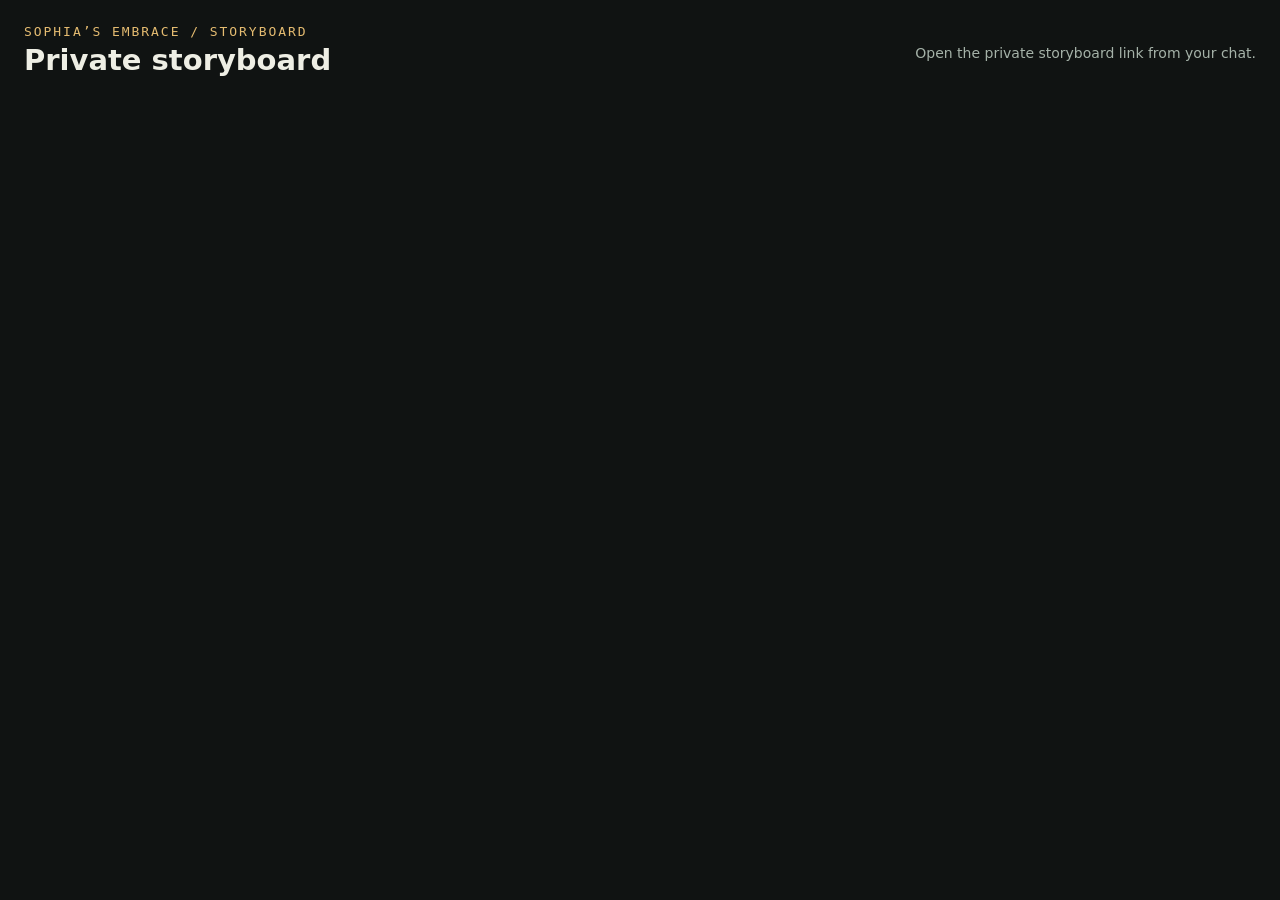
<file: storyboard/rhegos/index.html>
<!doctype html>
<html lang="en" data-plan="../storyboard.json">
<meta name="robots" content="noindex,nofollow"><meta name="referrer" content="no-referrer"><meta charset="utf-8">
<meta name="viewport" content="width=device-width,initial-scale=1">
<title>I Wish You Knew · Storyboard</title>
<link rel="stylesheet" href="editor.css">

<header><div><div class="eyebrow">SOPHIA’S EMBRACE / STORYBOARD</div><h1 id="title">Loading storyboard…</h1></div><div class="notice">Play the storyboard with its song. Edits save in this browser.</div><button id="addTop" type="button" style="flex-shrink:0;white-space:nowrap">＋ Add card</button></header>
<main id="app" hidden>
 <section id="player" aria-label="Storyboard player">
 <div class="preview" id="preview"><img id="image" alt="Current storyboard card"><video id="cutaway" muted playsinline preload="auto" aria-label="Storyboard footage" hidden></video><div class="empty" id="empty" hidden>No image yet — a new scene to create.</div><div class="badge" id="badge"></div><div class="badge" id="mediaBadge" style="left:auto;right:14px;font-size:12px">ORIGINAL STORYBOARD ART</div><div class="caption"><strong id="shotTitle"></strong><small id="lyric"></small></div></div>
 <audio id="audio" preload="metadata"></audio>
 <div class="transport"><button id="play" aria-label="Play song">▶ Play</button><span class="clock" id="time">0:00.0</span><input id="scrub" type="range" min="0" max="1" step="0.01" value="0" aria-label="Song position"><span class="clock" id="endTime"></span><button id="fullsize" type="button" aria-label="View storyboard full screen" title="View full size; press Escape to return">⛶ Full size</button></div>
 </section>
 <div class="timelineHeading"><div><strong>Song timeline</strong><p>Drag a gold handle to move a cut in quarter-second steps. Drag the body of a card to reorder it.</p></div><label style="margin:0">Zoom <select id="zoom"><option value="8">Overview</option><option value="18" selected>Normal</option><option value="40">Detailed</option></select></label></div>
 <div class="timelineViewport" id="viewport"><div class="timeline" id="timeline"><div class="ruler" id="ruler"></div><div class="blocks" id="blocks"></div><div id="cuts"></div><div class="cutGuide" id="cutGuide" hidden></div><div class="playhead" id="head"></div><div id="sections"></div></div></div>
 <div class="status" id="status"></div>
 <div class="workspace">
  <section class="cardlist"><div class="timelineHeading"><h2>Storyboard cards</h2><button id="blank" type="button">＋ Add card</button></div><div class="cards" id="cards"></div><div class="footerActions"><button id="export">Export edited plan</button><button id="reset" class="danger">Revert to original storyboard</button></div><p class="muted" style="font-size:14px" id="summary"></p></section>
  <section class="inspector"><h2 id="selection">Selected card</h2><button id="addAfter" type="button" style="margin-bottom:12px">＋ Add card after this one</button><div class="actions"><button id="left" title="Move earlier">← Earlier</button><button id="right" title="Move later">Later →</button><button id="duplicate">Duplicate</button><button id="delete" class="danger">Remove</button></div><label for="editTitle">Card title</label><input type="text" id="editTitle"><div class="row"><div><label for="duration">Duration · seconds</label><input type="number" id="duration" min="0.25" step="0.25"></div><div><label>Position in song</label><div class="clock" id="position" style="padding:10px 0"></div></div></div><label for="description">Describe this scene</label><textarea id="description" placeholder="Tell Henry what to create: who is here, where they are, what happens, and the mood or important details."></textarea><p class="muted" style="font-size:13px">Your description is included in Export edited plan. New cards start at 4 seconds and move later scenes forward; adjust their duration or the gold handles as needed.</p><label for="camera">Camera / performance</label><textarea id="camera"></textarea><label for="notes">Your notes</label><textarea id="notes" placeholder="What to keep, change, or try…"></textarea><div class="facts" id="facts"></div></section>
 </div>
</main><div id="loadError" class="error" hidden></div>
<script src="load.js?v=r4"></script>
</html>
</file>
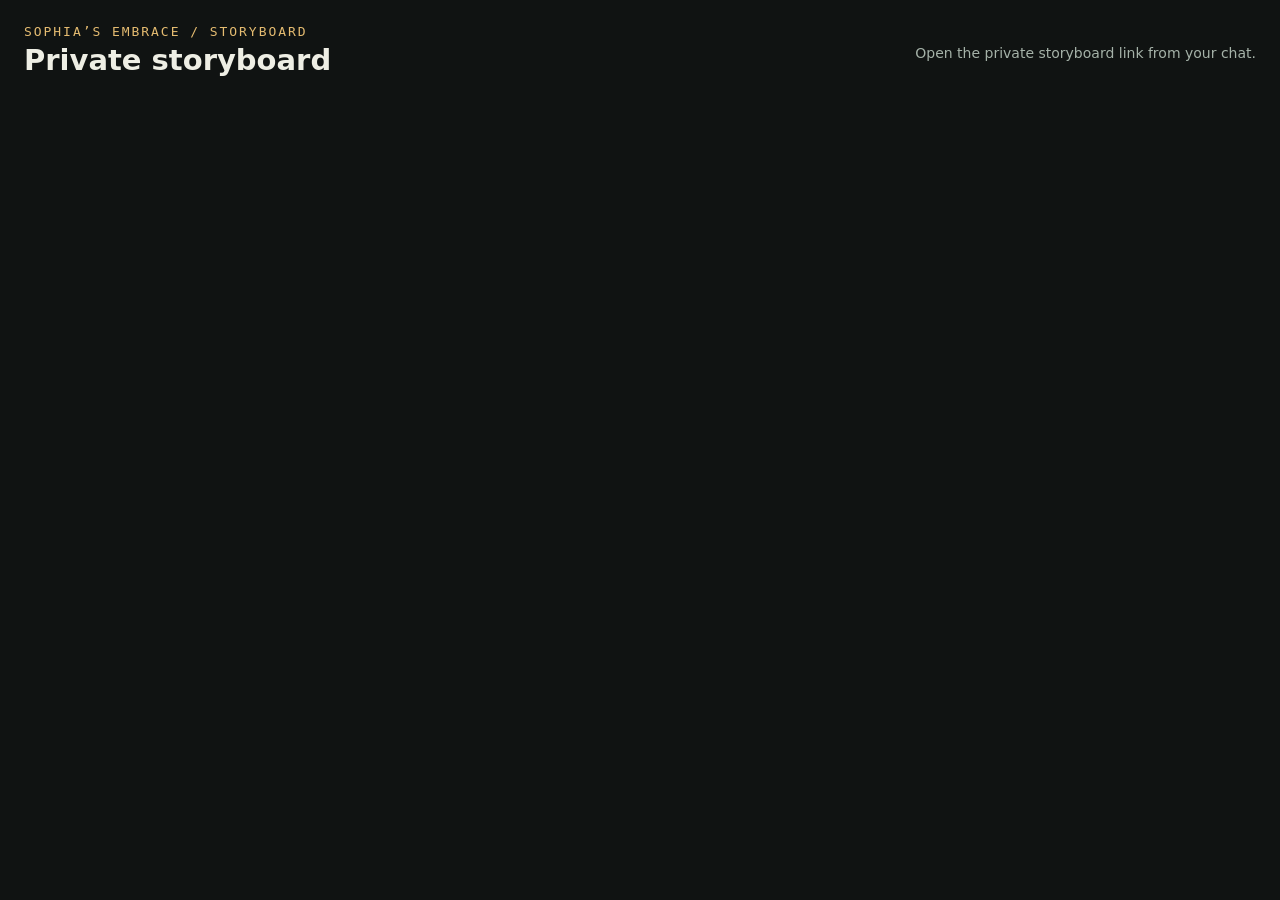
<file: storyboard/zemlya/index.html>
<!doctype html>
<html lang="en" data-plan="../storyboard.json">
<meta name="robots" content="noindex,nofollow"><meta name="referrer" content="no-referrer"><meta charset="utf-8">
<meta name="viewport" content="width=device-width,initial-scale=1">
<title>Sophia’s Embrace · Storyboard editor</title>
<link rel="stylesheet" href="editor.css">

<header><div><div class="eyebrow">SOPHIA’S EMBRACE / STORYBOARD</div><h1 id="title">Loading storyboard…</h1></div><div class="notice">Play the storyboard with its song. Edits save in this browser.</div><button id="addTop" type="button" style="flex-shrink:0;white-space:nowrap">＋ Add card</button></header>
<main id="app" hidden>
 <section id="player" aria-label="Storyboard player">
 <div class="preview" id="preview"><img id="image" alt="Current storyboard card"><video id="cutaway" muted playsinline preload="auto" aria-label="Storyboard footage" hidden></video><div class="empty" id="empty" hidden>No image yet — a new scene to create.</div><div class="badge" id="badge"></div><div class="badge" id="mediaBadge" style="left:auto;right:14px;font-size:12px">ORIGINAL STORYBOARD ART</div><div class="caption"><strong id="shotTitle"></strong><small id="lyric"></small></div></div>
 <audio id="audio" preload="metadata"></audio>
 <div class="transport"><button id="play" aria-label="Play song">▶ Play</button><span class="clock" id="time">0:00.0</span><input id="scrub" type="range" min="0" max="1" step="0.01" value="0" aria-label="Song position"><span class="clock" id="endTime"></span><button id="fullsize" type="button" aria-label="View storyboard full screen" title="View full size; press Escape to return">⛶ Full size</button></div>
 </section>
 <div class="timelineHeading"><div><strong>Song timeline</strong><p>Drag a gold handle to move a cut in quarter-second steps. Drag the body of a card to reorder it.</p></div><label style="margin:0">Zoom <select id="zoom"><option value="8">Overview</option><option value="18" selected>Normal</option><option value="40">Detailed</option></select></label></div>
 <div class="timelineViewport" id="viewport"><div class="timeline" id="timeline"><div class="ruler" id="ruler"></div><div class="blocks" id="blocks"></div><div id="cuts"></div><div class="cutGuide" id="cutGuide" hidden></div><div class="playhead" id="head"></div><div id="sections"></div></div></div>
 <div class="status" id="status"></div>
 <div class="workspace">
  <section class="cardlist"><div class="timelineHeading"><h2>Storyboard cards</h2><button id="blank" type="button">＋ Add card</button></div><div class="cards" id="cards"></div><div class="footerActions"><button id="export">Export edited plan</button><button id="reset" class="danger">Revert to original storyboard</button></div><p class="muted" style="font-size:14px" id="summary"></p></section>
  <section class="inspector"><h2 id="selection">Selected card</h2><button id="addAfter" type="button" style="margin-bottom:12px">＋ Add card after this one</button><div class="actions"><button id="left" title="Move earlier">← Earlier</button><button id="right" title="Move later">Later →</button><button id="duplicate">Duplicate</button><button id="delete" class="danger">Remove</button></div><label for="editTitle">Card title</label><input type="text" id="editTitle"><div class="row"><div><label for="duration">Duration · seconds</label><input type="number" id="duration" min="0.25" step="0.25"></div><div><label>Position in song</label><div class="clock" id="position" style="padding:10px 0"></div></div></div><label for="description">Describe this scene</label><textarea id="description" placeholder="Tell Henry what to create: who is here, where they are, what happens, and the mood or important details."></textarea><p class="muted" style="font-size:13px">Your description is included in Export edited plan. New cards start at 4 seconds and move later scenes forward; adjust their duration or the gold handles as needed.</p><label for="camera">Camera / performance</label><textarea id="camera"></textarea><label for="notes">Your notes</label><textarea id="notes" placeholder="What to keep, change, or try…"></textarea><div class="facts" id="facts"></div></section>
 </div>
</main><div id="loadError" class="error" hidden></div>
<script src="load08.js"></script>
</html>
</file>
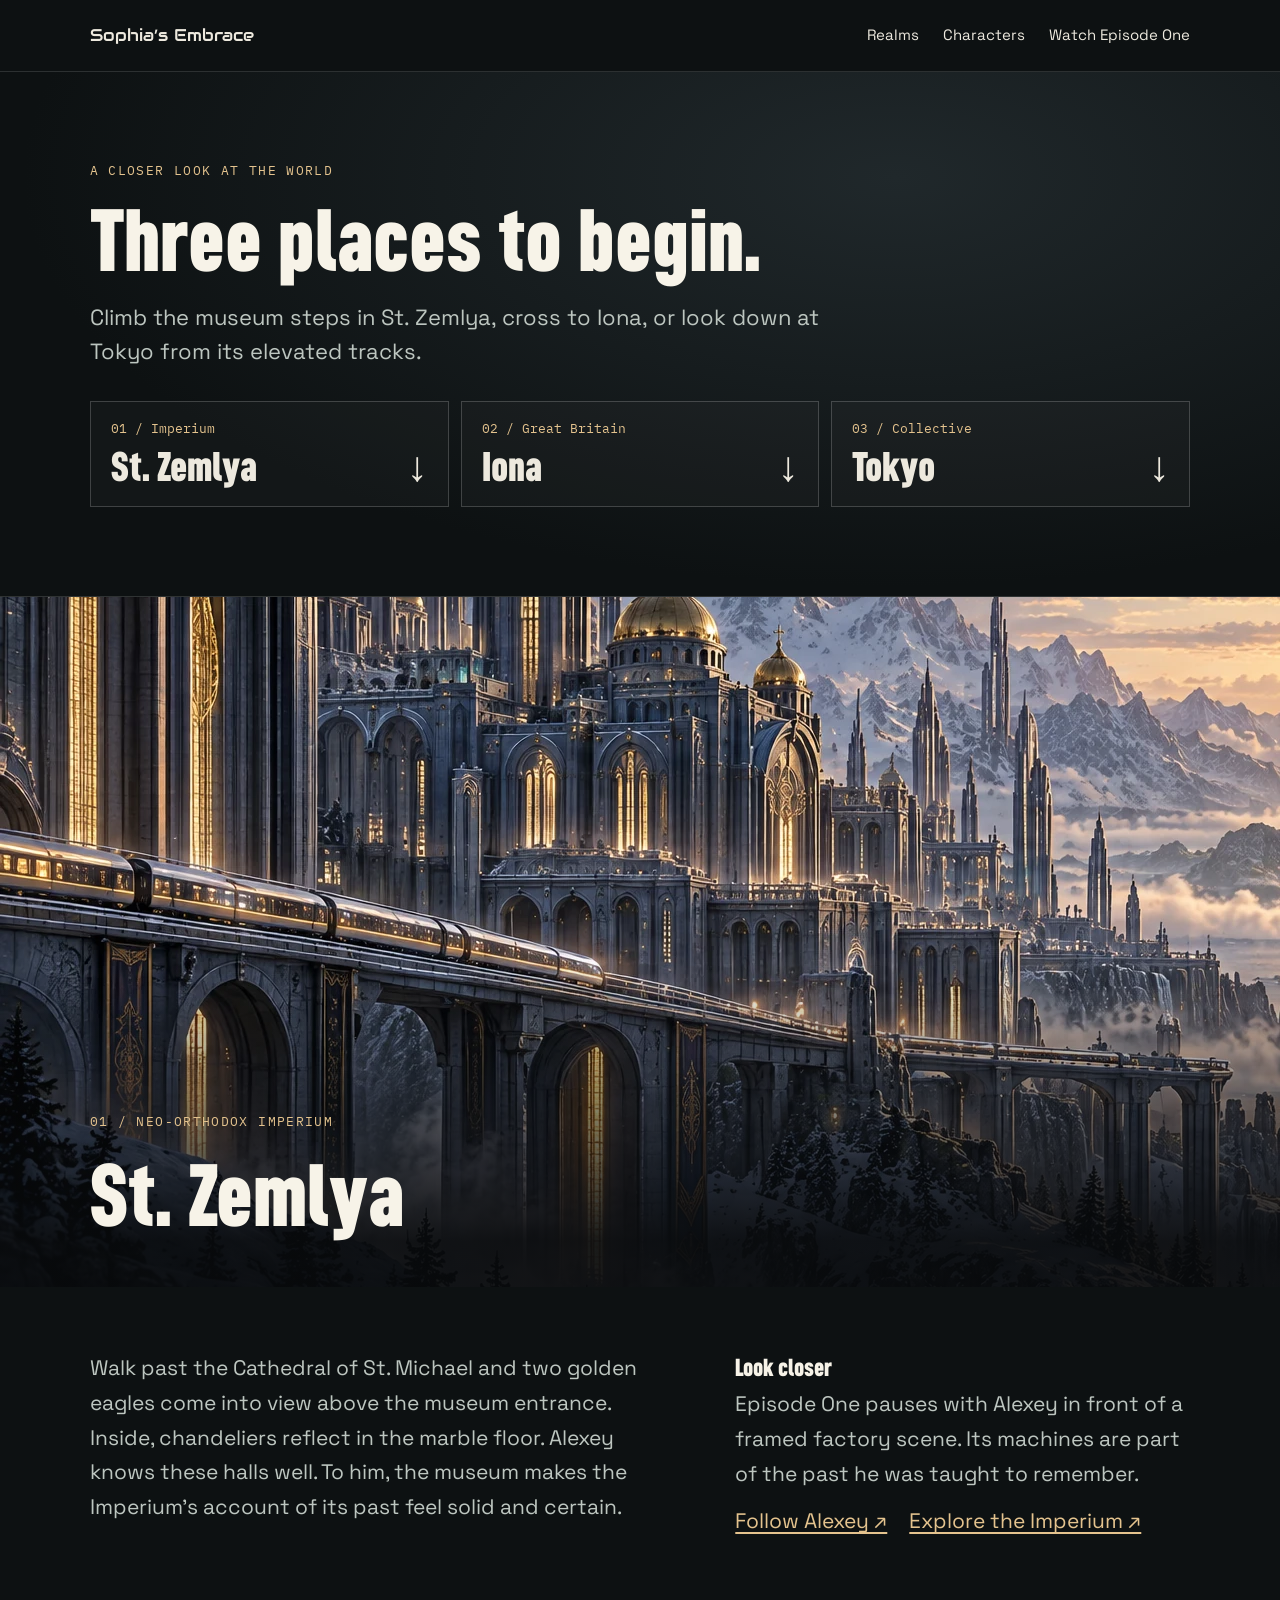
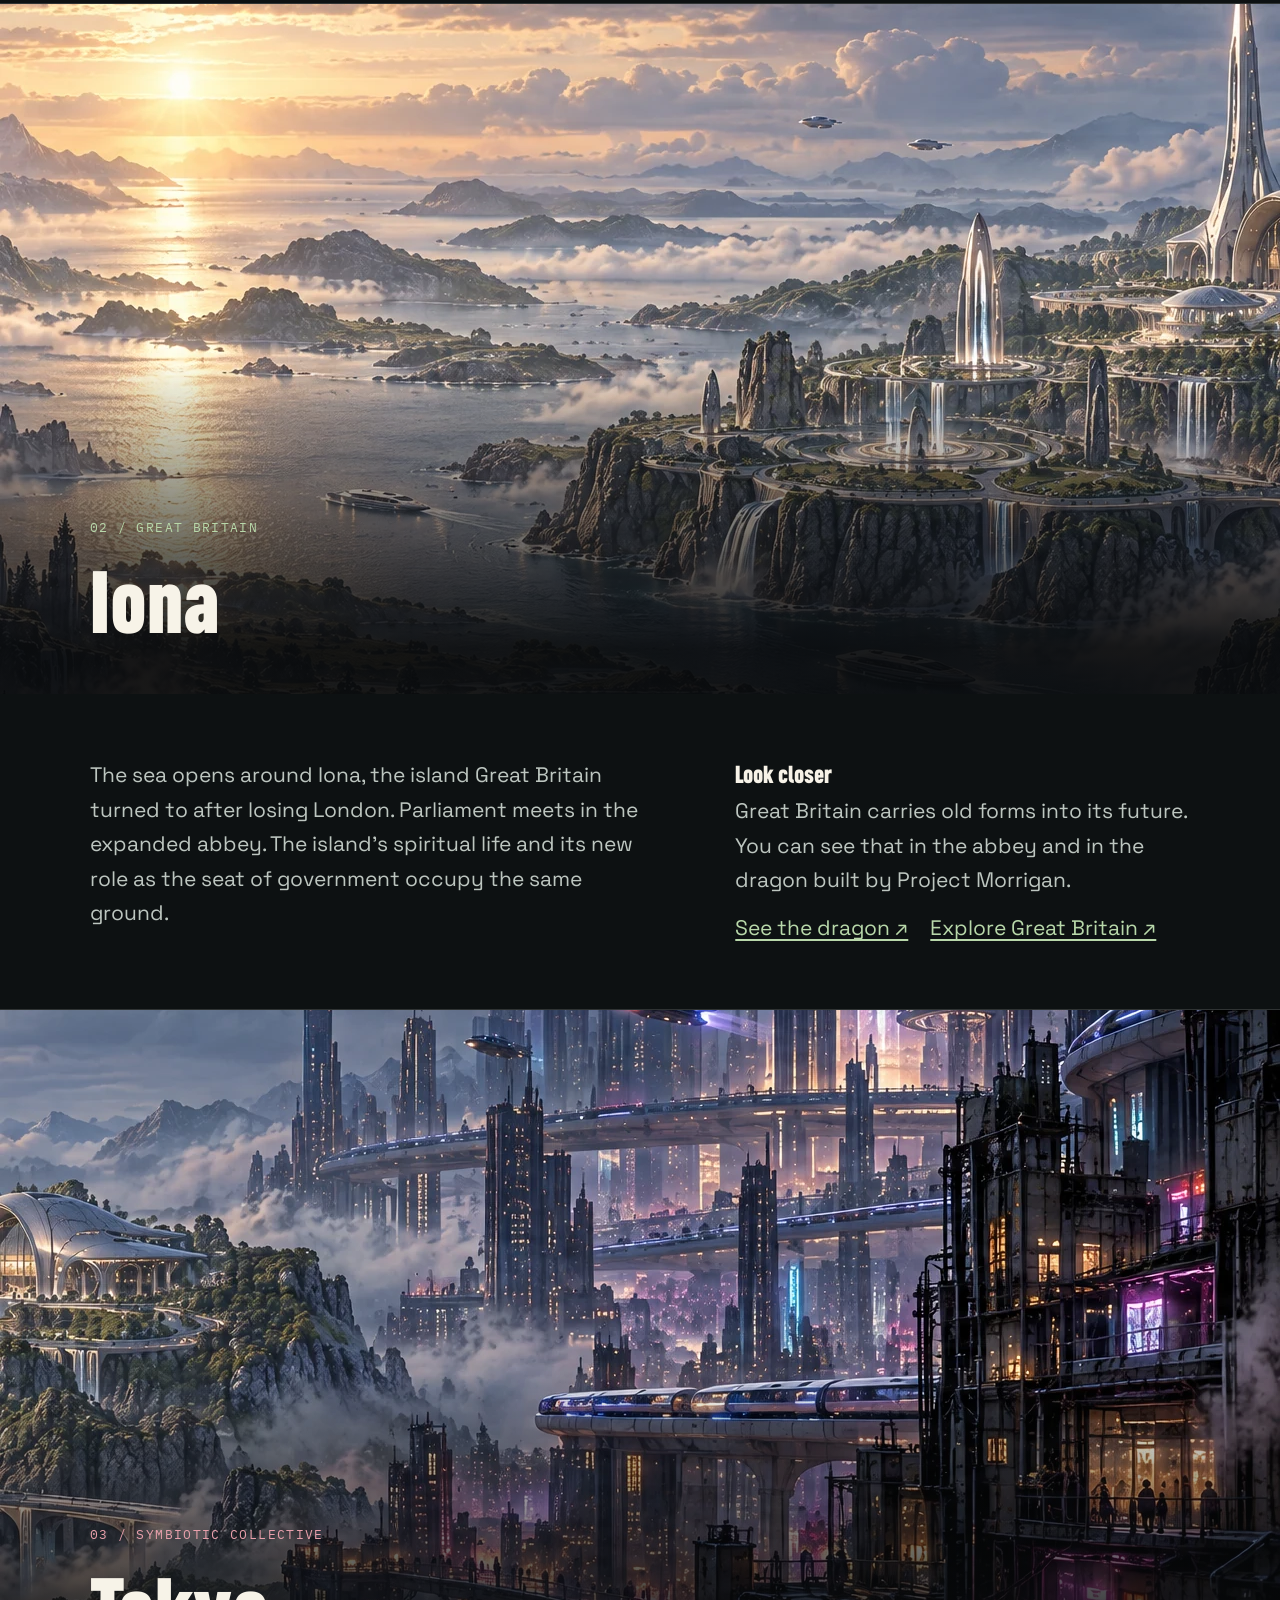
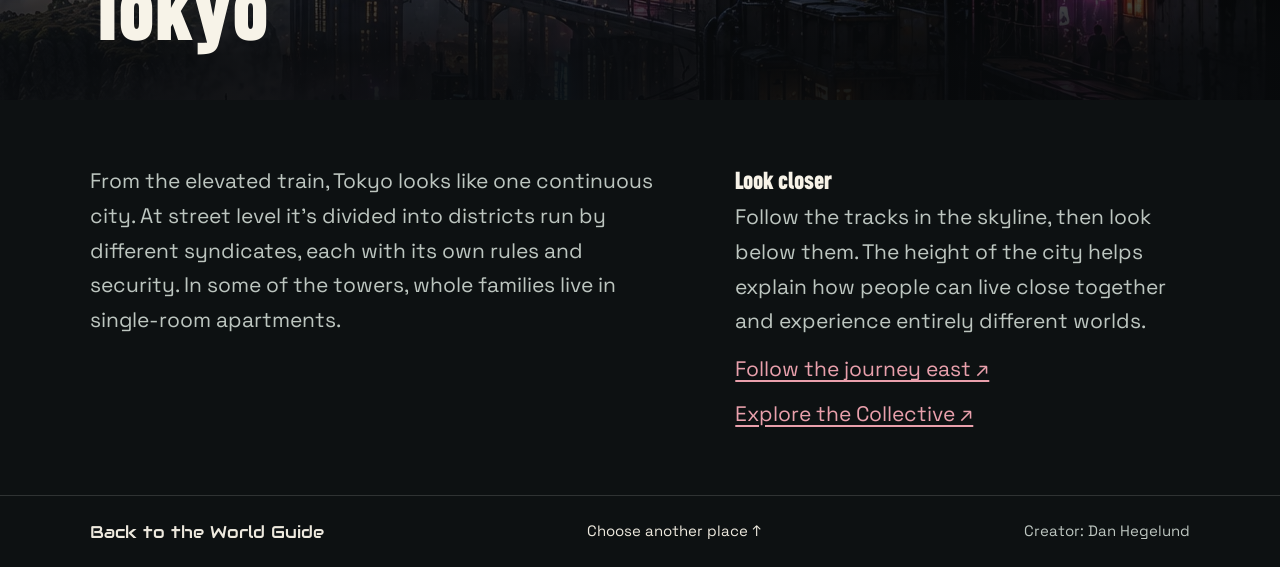
<file: world/places/index.html>
<!doctype html>
<html lang="en">
<head>
  <meta charset="utf-8">
  <meta name="viewport" content="width=device-width,initial-scale=1">
  <meta name="theme-color" content="#101313">
  <meta name="description" content="Visit St. Zemlya, Iona and Tokyo in the world of Sophia’s Embrace.">
  <link rel="canonical" href="https://sophiasembrace.com/world/places/">
  <title>Places | Sophia’s Embrace World Guide</title>
  <link rel="stylesheet" href="/styles.css?v=10">
  <link rel="stylesheet" href="../world.css?v=2">
</head>
<body class="world-guide places-guide">
  <a class="skip" href="#guide">Skip to content</a>
  <header class="guide-nav">
    <a href="/world/">Sophia’s Embrace</a>
    <nav aria-label="World guide">
      <a href="/world/#realms">Realms</a>
      <a href="/world/#people">Characters</a>
      <a href="/#a-episode">Watch Episode One</a>
    </nav>
  </header>
  <main id="guide">
    <section class="guide-intro" id="places">
      <p class="guide-kicker">A closer look at the world</p>
      <h1>Three places to begin.</h1>
      <p class="guide-lede">Climb the museum steps in St. Zemlya, cross to Iona, or look down at Tokyo from its elevated tracks.</p>
      <nav class="guide-place-index" aria-label="Choose a place">
        <a href="#st-zemlya"><small>01 / Imperium</small>St. Zemlya <span aria-hidden="true">↓</span></a>
        <a href="#iona"><small>02 / Great Britain</small>Iona <span aria-hidden="true">↓</span></a>
        <a href="#tokyo"><small>03 / Collective</small>Tokyo <span aria-hidden="true">↓</span></a>
      </nav>
    </section>

    <section class="guide-realm" id="st-zemlya" aria-labelledby="st-zemlya-title">
      <div class="guide-landscape">
        <img src="/imperium.webp" alt="Domes, stone towers and snow-covered mountains in St. Zemlya" width="1280" height="768">
        <div><p class="guide-kicker">01 / Neo-Orthodox Imperium</p><h2 id="st-zemlya-title">St. Zemlya</h2></div>
      </div>
      <div class="guide-entry">
        <p>Walk past the Cathedral of St. Michael and two golden eagles come into view above the museum entrance. Inside, chandeliers reflect in the marble floor. Alexey knows these halls well. To him, the museum makes the Imperium’s account of its past feel solid and certain.</p>
        <div><h3>Look closer</h3><p>Episode One pauses with Alexey in front of a framed factory scene. Its machines are part of the past he was taught to remember.</p><nav aria-label="Continue from St. Zemlya"><a href="/world/#alexey">Follow Alexey ↗</a><a href="/world/#imperium">Explore the Imperium ↗</a></nav></div>
      </div>
    </section>

    <section class="guide-realm guide-britain" id="iona" aria-labelledby="iona-title">
      <div class="guide-landscape">
        <img src="/britain.webp" alt="Iona and the surrounding islands seen over the water" width="1280" height="768" loading="lazy">
        <div><p class="guide-kicker">02 / Great Britain</p><h2 id="iona-title">Iona</h2></div>
      </div>
      <div class="guide-entry">
        <p>The sea opens around Iona, the island Great Britain turned to after losing London. Parliament meets in the expanded abbey. The island’s spiritual life and its new role as the seat of government occupy the same ground.</p>
        <div><h3>Look closer</h3><p>Great Britain carries old forms into its future. You can see that in the abbey and in the dragon built by Project Morrigan.</p><nav aria-label="Continue from Iona"><a href="/world/#mark-vii">See the dragon ↗</a><a href="/world/#britain">Explore Great Britain ↗</a></nav></div>
      </div>
    </section>

    <section class="guide-realm guide-collective" id="tokyo" aria-labelledby="tokyo-title">
      <div class="guide-landscape">
        <img src="/collective.webp" alt="A train crosses above the towers of Tokyo" width="1280" height="768" loading="lazy">
        <div><p class="guide-kicker">03 / Symbiotic Collective</p><h2 id="tokyo-title">Tokyo</h2></div>
      </div>
      <div class="guide-entry">
        <p>From the elevated train, Tokyo looks like one continuous city. At street level it’s divided into districts run by different syndicates, each with its own rules and security. In some of the towers, whole families live in single-room apartments.</p>
        <div><h3>Look closer</h3><p>Follow the tracks in the skyline, then look below them. The height of the city helps explain how people can live close together and experience entirely different worlds.</p><nav aria-label="Continue from Tokyo"><a href="/world/#marina">Follow the journey east ↗</a><a href="/world/#collective">Explore the Collective ↗</a></nav></div>
      </div>
    </section>
  </main>
  <footer class="guide-footer"><a href="/world/">Back to the World Guide</a><a href="#places">Choose another place ↑</a><span>Creator: Dan Hegelund</span></footer>
</body>
</html>
</file>
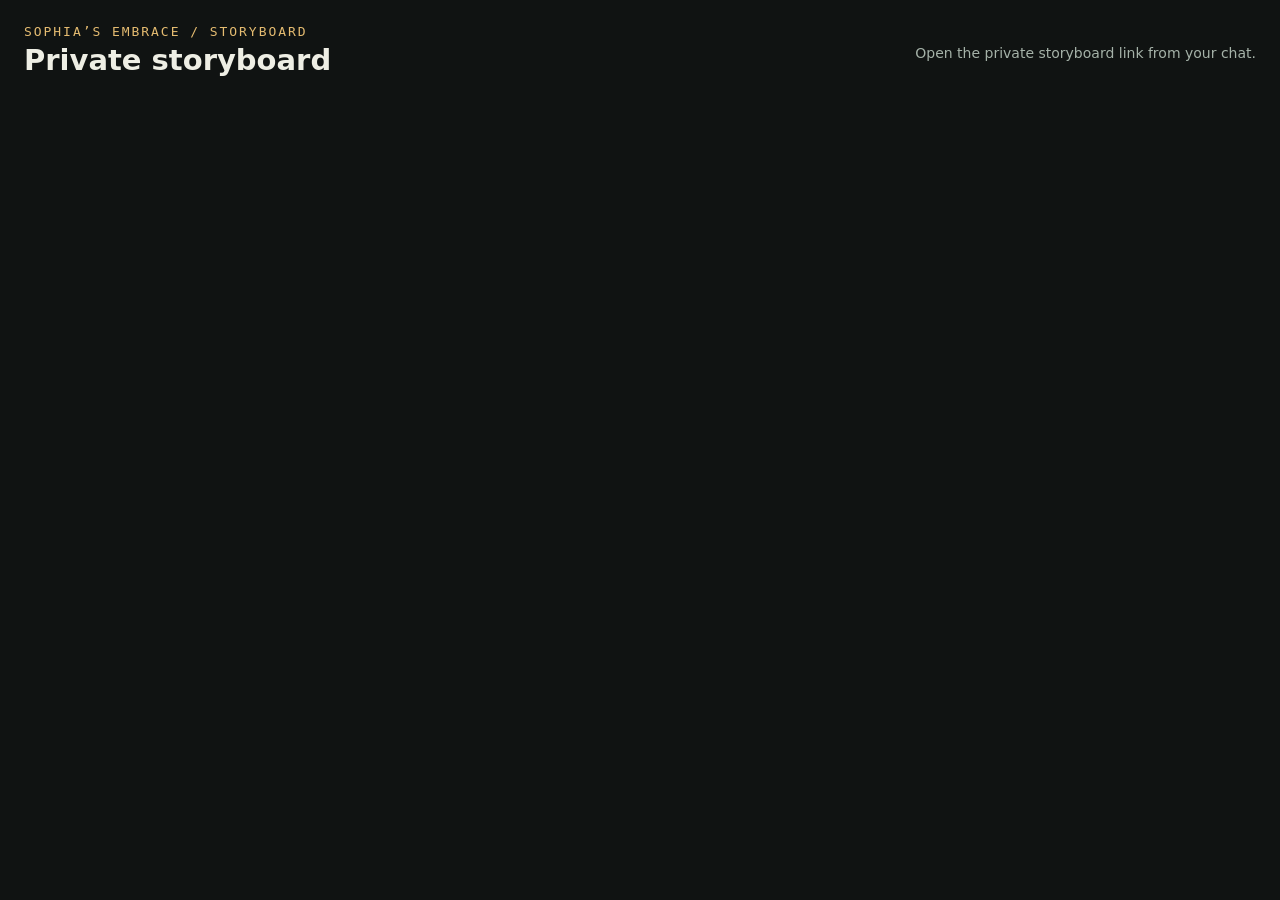
<file: storyboard/hello-my-beloved/flashback.html>
<!doctype html>
<html lang="en" data-plan="../storyboard.json">
<meta name="robots" content="noindex,nofollow"><meta name="referrer" content="no-referrer"><meta charset="utf-8">
<meta name="viewport" content="width=device-width,initial-scale=1">
<title>Sophia’s Embrace · Storyboard editor</title>
<link rel="stylesheet" href="editor.css">

<header><div><div class="eyebrow">SOPHIA’S EMBRACE / STORYBOARD</div><h1 id="title">Loading storyboard…</h1></div><div class="notice">Play the storyboard with its song. Edits save in this browser.</div><button id="addTop" type="button" style="flex-shrink:0;white-space:nowrap">＋ Add card</button></header>
<main id="app" hidden>
 <section id="player" aria-label="Storyboard player">
 <div class="preview" id="preview"><img id="image" alt="Current storyboard card"><video id="cutaway" muted playsinline preload="auto" aria-label="Storyboard footage" hidden></video><div class="empty" id="empty" hidden>Scene idea · artwork to come</div><div class="badge" id="badge"></div><div class="badge" id="mediaBadge" style="left:auto;right:14px;font-size:12px">ORIGINAL STORYBOARD ART</div><div class="caption"><strong id="shotTitle"></strong><small id="lyric"></small></div></div>
 <audio id="audio" preload="metadata"></audio>
 <div class="transport"><button id="play" aria-label="Play song">▶ Play</button><span class="clock" id="time">0:00.0</span><input id="scrub" type="range" min="0" max="1" step="0.01" value="0" aria-label="Song position"><span class="clock" id="endTime"></span><button id="fullsize" type="button" aria-label="View storyboard full screen" title="View full size; press Escape to return">⛶ Full size</button></div>
 </section>
 <div class="timelineHeading"><div><strong>Song timeline</strong><p>Drag a gold handle to move a cut in quarter-second steps. Drag the body of a card to reorder it.</p></div><label style="margin:0">Zoom <select id="zoom"><option value="8">Overview</option><option value="18" selected>Normal</option><option value="40">Detailed</option></select></label></div>
 <div class="timelineViewport" id="viewport"><div class="timeline" id="timeline"><div class="ruler" id="ruler"></div><div class="blocks" id="blocks"></div><div id="cuts"></div><div class="cutGuide" id="cutGuide" hidden></div><div class="playhead" id="head"></div><div id="sections"></div></div></div>
 <div class="status" id="status"></div>
 <div class="workspace">
  <section class="cardlist"><div class="timelineHeading"><h2>Storyboard cards</h2><button id="blank" type="button">＋ Add card</button></div><div class="cards" id="cards"></div><div class="footerActions"><button id="export">Export edited plan</button><button id="reset" class="danger">Revert to original storyboard</button></div><p class="muted" style="font-size:14px" id="summary"></p></section>
  <section class="inspector"><h2 id="selection">Selected card</h2><button id="addAfter" type="button" style="margin-bottom:12px">＋ Add card after this one</button><div class="actions"><button id="left" title="Move earlier">← Earlier</button><button id="right" title="Move later">Later →</button><button id="duplicate">Duplicate</button><button id="delete" class="danger">Remove</button></div><label for="editTitle">Card title</label><input type="text" id="editTitle"><div class="row"><div><label for="duration">Duration · seconds</label><input type="number" id="duration" min="0.25" step="0.25"></div><div><label>Position in song</label><div class="clock" id="position" style="padding:10px 0"></div></div></div><label for="description">Describe this scene</label><textarea id="description" placeholder="Tell Henry what to create: who is here, where they are, what happens, and the mood or important details."></textarea><p class="muted" style="font-size:13px">Your description is included in Export edited plan. New cards start at 4 seconds and move later scenes forward; adjust their duration or the gold handles as needed.</p><label for="camera">Camera / performance</label><textarea id="camera"></textarea><label for="notes">Your notes</label><textarea id="notes" placeholder="What to keep, change, or try…"></textarea><div class="facts" id="facts"></div></section>
 </div>
</main><div id="loadError" class="error" hidden></div>
<script src="flashback-03.js"></script>
</html>
</file>
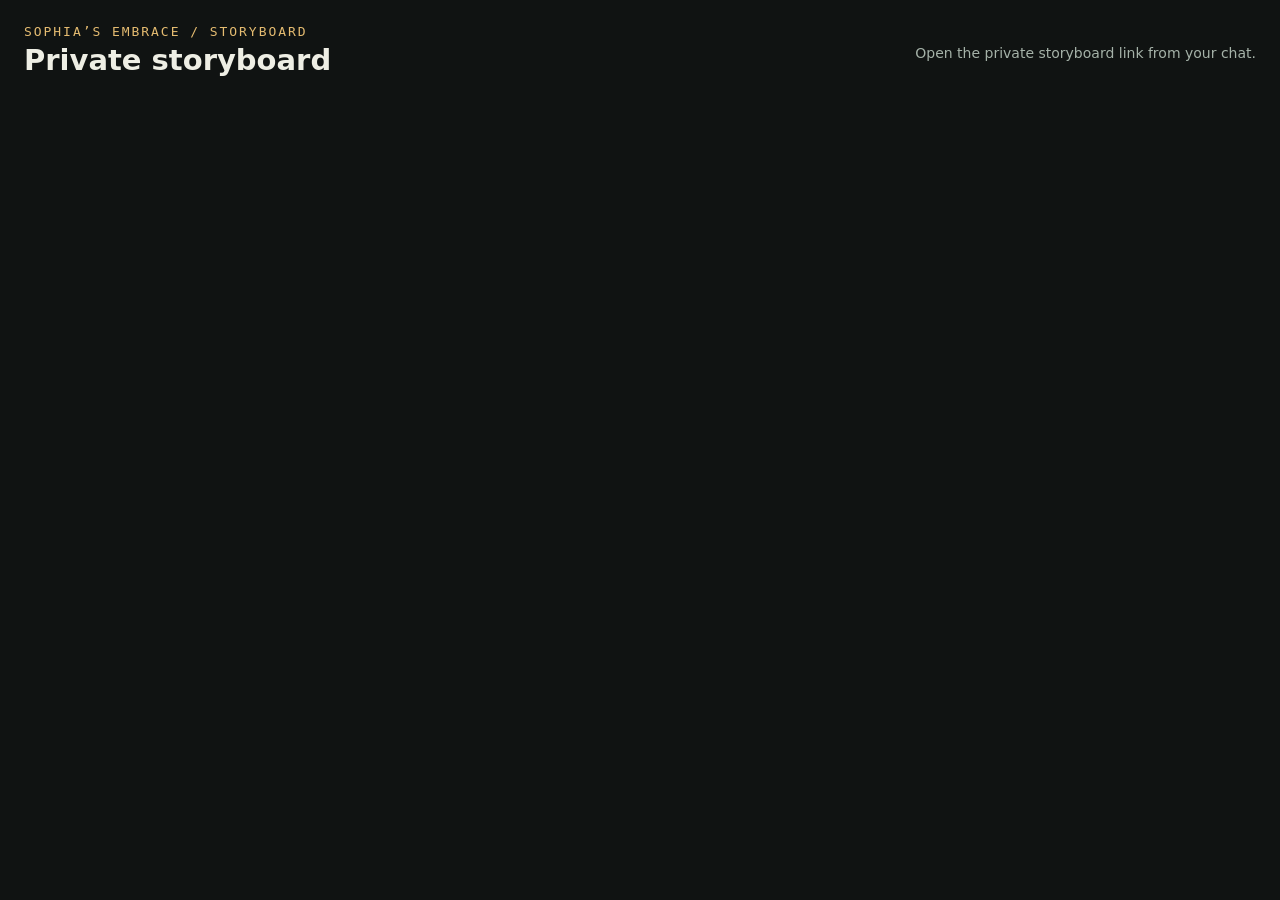
<file: storyboard/hello-my-beloved/journey.html>
<!doctype html>
<html lang="en" data-plan="../storyboard.json">
<meta name="robots" content="noindex,nofollow"><meta name="referrer" content="no-referrer"><meta charset="utf-8">
<meta name="viewport" content="width=device-width,initial-scale=1">
<title>Sophia’s Embrace · Storyboard editor</title>
<link rel="stylesheet" href="editor.css">

<header><div><div class="eyebrow">SOPHIA’S EMBRACE / STORYBOARD</div><h1 id="title">Loading storyboard…</h1></div><div class="notice">Play the storyboard with its song. Edits save in this browser.</div><button id="addTop" type="button" style="flex-shrink:0;white-space:nowrap">＋ Add card</button></header>
<main id="app" hidden>
 <section id="player" aria-label="Storyboard player">
 <div class="preview" id="preview"><img id="image" alt="Current storyboard card"><video id="cutaway" muted playsinline preload="auto" aria-label="Storyboard footage" hidden></video><div class="empty" id="empty" hidden>Scene idea · artwork to come</div><div class="badge" id="badge"></div><div class="badge" id="mediaBadge" style="left:auto;right:14px;font-size:12px">ORIGINAL STORYBOARD ART</div><div class="caption"><strong id="shotTitle"></strong><small id="lyric"></small></div></div>
 <audio id="audio" preload="metadata"></audio>
 <div class="transport"><button id="play" aria-label="Play song">▶ Play</button><span class="clock" id="time">0:00.0</span><input id="scrub" type="range" min="0" max="1" step="0.01" value="0" aria-label="Song position"><span class="clock" id="endTime"></span><button id="fullsize" type="button" aria-label="View storyboard full screen" title="View full size; press Escape to return">⛶ Full size</button></div>
 </section>
 <div class="timelineHeading"><div><strong>Song timeline</strong><p>Drag a gold handle to move a cut in quarter-second steps. Drag the body of a card to reorder it.</p></div><label style="margin:0">Zoom <select id="zoom"><option value="8">Overview</option><option value="18" selected>Normal</option><option value="40">Detailed</option></select></label></div>
 <div class="timelineViewport" id="viewport"><div class="timeline" id="timeline"><div class="ruler" id="ruler"></div><div class="blocks" id="blocks"></div><div id="cuts"></div><div class="cutGuide" id="cutGuide" hidden></div><div class="playhead" id="head"></div><div id="sections"></div></div></div>
 <div class="status" id="status"></div>
 <div class="workspace">
  <section class="cardlist"><div class="timelineHeading"><h2>Storyboard cards</h2><button id="blank" type="button">＋ Add card</button></div><div class="cards" id="cards"></div><div class="footerActions"><button id="export">Export edited plan</button><button id="reset" class="danger">Revert to original storyboard</button></div><p class="muted" style="font-size:14px" id="summary"></p></section>
  <section class="inspector"><h2 id="selection">Selected card</h2><button id="addAfter" type="button" style="margin-bottom:12px">＋ Add card after this one</button><div class="actions"><button id="left" title="Move earlier">← Earlier</button><button id="right" title="Move later">Later →</button><button id="duplicate">Duplicate</button><button id="delete" class="danger">Remove</button></div><label for="editTitle">Card title</label><input type="text" id="editTitle"><div class="row"><div><label for="duration">Duration · seconds</label><input type="number" id="duration" min="0.25" step="0.25"></div><div><label>Position in song</label><div class="clock" id="position" style="padding:10px 0"></div></div></div><label for="description">Describe this scene</label><textarea id="description" placeholder="Tell Henry what to create: who is here, where they are, what happens, and the mood or important details."></textarea><p class="muted" style="font-size:13px">Your description is included in Export edited plan. New cards start at 4 seconds and move later scenes forward; adjust their duration or the gold handles as needed.</p><label for="camera">Camera / performance</label><textarea id="camera"></textarea><label for="notes">Your notes</label><textarea id="notes" placeholder="What to keep, change, or try…"></textarea><div class="facts" id="facts"></div></section>
 </div>
</main><div id="loadError" class="error" hidden></div>
<script>const loader = document.createElement('script');loader.src = new URLSearchParams(location.search).get('v') === '4' ? 'journey-04.js' : new URLSearchParams(location.search).get('v') === '5' ? 'concert-05.js' : new URLSearchParams(location.search).get('v') === '6' ? 'walk-06.js' : new URLSearchParams(location.search).get('v') === '7' ? 'walk-07.js' : new URLSearchParams(location.search).get('v') === '8' ? 'reaction-08.js' : new URLSearchParams(location.search).get('v') === '9' ? 'front-09.js' : new URLSearchParams(location.search).get('v') === '10' ? 'front-10.js' : new URLSearchParams(location.search).get('v') === '11' ? 'walk-11.js' : new URLSearchParams(location.search).get('v') === '12' ? 'know-12.js' : new URLSearchParams(location.search).get('v') === '13' ? 'hall-13.js' : new URLSearchParams(location.search).get('v') === '14' ? 'belt-14.js' : new URLSearchParams(location.search).get('v') === '15' ? 'reprise-15.js' : new URLSearchParams(location.search).get('v') === '16' ? 'enemy-16.js' : new URLSearchParams(location.search).get('v') === '17' ? 'duet-17.js' : new URLSearchParams(location.search).get('v') === '18' ? 'ending-18.js' : new URLSearchParams(location.search).get('v') === '19' ? 'voices-19.js' : new URLSearchParams(location.search).get('v') === '20' ? 'hold-20.js' : new URLSearchParams(location.search).get('v') === '21' ? 'abbey-21.js' : new URLSearchParams(location.search).get('v') === '22' ? 'frontal-22.js' : new URLSearchParams(location.search).get('v') === '23' ? 'outro-23.js' : 'visions-24.js';document.body.append(loader);</script>
</html>
</file>
<file: styles.css>
@font-face{font-family:Space;src:url('SpaceGrotesk-Variable.ttf')}@font-face{font-family:Instrument;src:url('InstrumentSerif-Regular.ttf')}@font-face{font-family:Instrument;src:url('InstrumentSerif-Italic.ttf');font-style:italic}@font-face{font-family:DIN;src:url('DINishCondensed-Black.ttf');font-weight:900}@font-face{font-family:Wide;src:url('Audiowide-Regular.ttf')}@font-face{font-family:Mono;src:url('IBMPlexMono-Regular.ttf')}
:root{--ivory:#ede9de;--gold:#bb9b61;--ink:#101719;--red:#ed3e32;font-family:Space,Arial,sans-serif;color:var(--ivory);background:#0b0e0f;font-synthesis:none}*{box-sizing:border-box}html{scroll-behavior:smooth}body{margin:0}body:has(dialog[open]){overflow:hidden}button,a{-webkit-tap-highlight-color:transparent}button,input{font:inherit}button{cursor:pointer}a{color:inherit;text-decoration:none}button{color:inherit;border:0;background:none}img{display:block;width:100%;height:100%;object-fit:cover}h1,h2,h3,p,figure{margin:0}button:focus-visible,a:focus-visible{outline:2px solid #d5b773;outline-offset:6px}.concept[hidden]{display:none!important}.skip{position:fixed;left:20px;top:-90px;z-index:50;padding:14px;background:#fff;color:#111}.skip:focus{top:12px}.study-label{position:absolute;z-index:10;left:4.5%;top:13px;font-family:Mono;font-size:14px;letter-spacing:2px;opacity:.55}.study-label span{margin-left:14px}.eyebrow{font-size:14px;letter-spacing:2.5px;font-weight:600}.concept-switcher{position:fixed;z-index:30;bottom:20px;left:50%;transform:translateX(-50%);padding:6px;display:flex;gap:3px;align-items:center;border:1px solid #ffffff28;background:#142021ed;backdrop-filter:blur(16px);box-shadow:0 8px 35px #0005;border-radius:6px;color:#e8e5dc}.concept-switcher>span{padding:0 10px;font:14px Mono;letter-spacing:2px;color:#a4aeac}.concept-switcher button{padding:10px 14px;border-radius:3px;font-size:14px;white-space:nowrap;color:#b7c2bd}.concept-switcher b{margin-right:8px;font-family:Mono;font-size:14px}.concept-switcher button[aria-pressed=true]{background:#e6e3d8;color:#152121}.concept-switcher button:hover{background:#ffffff15}.concept-switcher button[aria-pressed=true]:hover{background:#fff}.nav{height:120px;position:absolute;z-index:4;left:4.5%;right:4.5%;top:0;display:flex;justify-content:space-between;align-items:center;border-bottom:1px solid #ffffff25}.wordmark{font-size:15px;letter-spacing:2.5px}.wordmark span{display:block;font:14px Mono;letter-spacing:2.8px;margin-top:7px;opacity:.65}.nav nav{display:flex;gap:34px;align-items:center;font-size:14px}.nav nav button{padding:10px 0}.a-hero{position:relative;min-height:850px;height:100svh;max-height:1150px;overflow:hidden}.a-hero-art{position:absolute;right:0;top:0;width:81%;object-position:69% center}.a-shade{position:absolute;inset:0;background:linear-gradient(90deg,#090e10 1%,#090e10f0 25%,#090e1066 49%,#090e1000 73%),linear-gradient(0deg,#0b0e0f,transparent 25%)}.a-hero-copy{position:absolute;z-index:2;left:8%;top:24%;max-width:620px}.a-hero-copy .eyebrow{font-size:14px;letter-spacing:2.6px}.live-dot{display:inline-block;height:5px;width:5px;margin-right:8px;border-radius:50%;background:#c89963}.a-hero h1{font:900 clamp(80px,8vw,136px)/.88 DIN,sans-serif;letter-spacing:-1px;margin:28px 0 30px}.a-hero h1 i{font-style:normal;color:#d69463}.a-intro{display:flex;gap:18px;align-items:center}.vertical-rule{height:35px;width:1px;background:#a47c54}.a-intro p{font-size:14px;line-height:1.8;color:#bec0b9}.button{display:inline-flex;align-items:center;gap:15px;padding:17px 21px;font-size:14px;font-weight:600}.ivory{background:var(--ivory);color:#101719}.a-hero .button{margin-top:28px}.play-triangle{font-size:14px}.button-tail{margin-left:30px;padding-left:25px;border-left:1px solid #19242644;font:14px Mono}.a-release{font:14px Mono;letter-spacing:2px;color:#8e9a96;margin-top:14px}.a-release span{margin:0 8px}.a-side-label{position:absolute;right:2.2%;top:44%;writing-mode:vertical-rl;font:14px Mono;letter-spacing:3px;opacity:.65}.a-bottom{position:absolute;bottom:34px;left:4.5%;right:4.5%;display:flex;justify-content:space-between;align-items:center;border-top:1px solid #ffffff25;padding-top:23px;font:14px Mono;letter-spacing:1.2px;color:#aeb6b0}.a-bottom button{font:inherit}.a-bottom button span{margin-left:30px}.section-pad{padding:110px 8%}.section-intro{display:grid;grid-template-columns:1.05fr 1.7fr 1.15fr;gap:40px;align-items:start;margin-bottom:65px}.section-intro .eyebrow{font-size:14px;color:#a89070;line-height:1.8;max-width:155px}.section-intro h2{font:64px/.95 Instrument}.section-intro em{color:#b39670}.section-intro>p:last-child{font-size:14px;line-height:1.9;color:#9ea9a6;margin-top:8px}.a-realm-stage{display:grid;grid-template-columns:1.8fr 1fr;gap:60px;align-items:center}.a-realm-image{aspect-ratio:1.65;position:relative}.a-realm-image:after{content:'';position:absolute;inset:0;border:1px solid #ffffff15;pointer-events:none}.image-index{position:absolute;left:20px;bottom:20px;font:14px Mono;padding:8px 10px;background:#0d1514c9}.realm-tabs{display:flex;gap:22px;margin-bottom:40px}.realm-tabs button{color:#697771;font:14px Mono;padding:0 0 8px;border-bottom:1px solid #61726700}.realm-tabs button[aria-pressed=true]{color:#e5d4b9;border-color:#b59870}.a-realm-detail .eyebrow{font-size:14px;color:#a89070;letter-spacing:1.5px}.a-realm-detail h3{font:40px/1.05 Instrument;margin:15px 0 22px;max-width:250px}.a-realm-detail>p:not(.eyebrow){font-size:14px;color:#9ea9a6;line-height:1.9}.realm-footnote{display:block;font:14px Mono;letter-spacing:1.3px;margin-top:36px;color:#64736b}.a-episode{border-top:1px solid #ffffff18;display:grid;grid-template-columns:1.3fr 1fr;gap:85px;align-items:center}.episode-photo{position:relative;aspect-ratio:16/9}
.episode-photo .round-play{top:auto;left:auto;right:14px;bottom:14px;transform:none;width:52px;height:52px}.round-play{height:65px;width:65px;border:1px solid #ffffff88;border-radius:50%;position:absolute;top:50%;left:50%;transform:translate(-50%,-50%);background:#10171977;font-size:15px;backdrop-filter:blur(4px)}.a-episode .eyebrow{color:#a89070;font-size:14px}.a-episode h2{font:57px/1 Instrument;margin:20px 0}.a-episode p:not(.eyebrow){font-size:14px;color:#9ea9a6;line-height:1.9;max-width:345px}.text-link{padding:0 0 10px;border-bottom:1px solid #ffffff55;margin-top:28px;font-size:14px}.text-link span{margin-left:60px}.a-footer{padding:85px 8% 110px;background:#101819;display:grid;grid-template-columns:1fr 1fr;gap:50px}.footer-title{font:57px/.95 Instrument}.footer-title em{color:#b39670}.a-footer>div:nth-child(2){display:flex;justify-content:flex-end;gap:40px;font-size:14px;align-items:center}.a-footer small{grid-column:1/-1;font:14px Mono;color:#70807b;border-top:1px solid #ffffff18;padding-top:25px}
/* B — printed atlas */
.atlas{background:#eee9dc;color:#143b3c}.b-nav{padding:52px 6% 28px;display:flex;justify-content:space-between;align-items:center;border-bottom:1px solid #173c3b28}.b-mark{font:30px/.8 Instrument;letter-spacing:-1px}.b-mark em{margin-left:18px}.b-mark span{display:block;font:14px Mono;letter-spacing:2px;margin-top:15px}.b-nav nav{display:flex;gap:36px;font-size:14px}.b-nav nav button{padding:8px 0}.b-hero{position:relative;min-height:790px;padding:75px 8% 105px;display:grid;grid-template-columns:1fr 1.1fr;gap:50px;align-items:start;overflow:hidden}.b-eyebrow{font:14px Mono;letter-spacing:1.8px;line-height:1.7;color:#697b6d}.b-hero h1{font:clamp(70px,7.8vw,135px)/.88 Instrument;letter-spacing:-4px;margin:38px 0 28px}.b-hero h1 em{color:#9b7a44}.b-lede{font-size:14px;line-height:1.9;color:#66746b}.b-button{display:inline-flex;gap:70px;padding:17px 0;border-top:1px solid #173c3b;border-bottom:1px solid #173c3b;margin-top:28px;font-size:14px}.b-button span{font-size:16px}.b-caption{margin-top:45px;display:flex;gap:26px;align-items:center}.b-caption span{font:14px Mono;letter-spacing:1px;writing-mode:vertical-rl}.b-caption p{font:18px/1.2 Instrument;color:#7d8274;border-left:1px solid #a7ab96;padding-left:20px}.b-hero-photo{height:540px;position:relative;transform:rotate(-1.4deg);padding:8px;background:#f8f5eb;box-shadow:0 10px 22px #132d2010}.b-hero-photo img{object-position:45% center}.b-hero-photo figcaption{display:flex;justify-content:space-between;margin-top:17px;font:14px Mono;letter-spacing:1px}.b-photo-tag{position:absolute;bottom:30px;left:-30px;background:#153d3e;color:#ede5d1;padding:23px 28px;font:26px/.95 Instrument;box-shadow:0 4px 15px #001a241c}.b-masthead{position:absolute;bottom:-16px;left:5%;font:clamp(45px,8vw,134px) Instrument;letter-spacing:-3px;color:#173e3a0a;white-space:nowrap}.b-world{padding:90px 8% 110px;border-top:1px solid #173c3b28}.b-world>header{display:flex;gap:55px;align-items:center;margin-bottom:50px}.b-world>header>p:first-child{max-width:140px}.b-world h2{font:70px/.9 Instrument}.b-world>header>p:last-child{margin-left:auto;font-size:14px;line-height:1.8;color:#6b7b70}.b-atlas-layout{display:grid;grid-template-columns:.75fr 1.8fr;column-gap:60px}.b-realm-index>.b-eyebrow{display:block;font-size:14px;margin-bottom:25px}.b-realm-index button{display:block;width:100%;text-align:left;font:26px/1.03 Instrument;padding:18px 25px 18px 30px;position:relative;border-bottom:1px solid #173c3b30;color:#7a867a}.b-realm-index button small{position:absolute;left:0;top:22px;font:14px Mono}.b-realm-index button>span{position:absolute;right:2px;top:20px;font:19px Space;opacity:0}.b-realm-index button[aria-pressed=true]{color:#123a38}.b-realm-index button[aria-pressed=true]>span{opacity:1}.b-atlas-layout figure{aspect-ratio:1.65}.b-atlas-layout figcaption{display:flex;justify-content:space-between;font:14px Mono;letter-spacing:1px;margin-top:14px;color:#7a8372}.b-realm-story{grid-column:2;display:grid;grid-template-columns:1fr 1.1fr;gap:35px;margin-top:36px}.b-realm-story h3{font:34px/1 Instrument}.b-realm-story p{font-size:14px;line-height:1.85;color:#6b7b70}.b-episode{padding:90px 10%;background:#153e3d;color:#eee8d8;display:grid;grid-template-columns:1fr 1fr;gap:100px;align-items:center}.b-episode-art{height:440px;position:relative;border:1px solid #cbbf993c;padding:12px}.b-episode-art img{object-position:center 27%}.b-episode-art>span{position:absolute;font:14px Mono;letter-spacing:1.7px;left:32px;bottom:30px;padding:8px;background:#143b3bca}.b-episode-copy h2{font:63px/.9 Instrument;letter-spacing:-1px;margin:25px 0}.b-episode-copy h2 em{color:#b6a56d}.b-episode-copy .b-eyebrow{color:#a1b1a1}.b-episode-copy>p:not(.b-eyebrow){font-size:14px;line-height:1.8;color:#bbc6b8;max-width:300px}.b-episode .b-button{border-color:#a5b4a0}.b-preview{font:14px Mono!important;letter-spacing:1px;margin-top:15px}.b-footer{padding:90px 8% 110px;display:grid;grid-template-columns:1fr 1fr;gap:45px}.b-footer h2{font:67px/.85 Instrument}.b-footer h2 em{color:#9b7a44}.b-footer>div{display:flex;gap:38px;justify-content:flex-end;align-items:center;font-size:14px}.b-footer>span{font:14px Mono;color:#718173;padding-top:25px;grid-column:1/-1;border-top:1px solid #173c3b28}body[data-theme=B] .study-label{color:#143b3c}
/* C — signal / record sleeve */
.transmission{background:#0a0b0d;color:#e5e1da}.c-nav{height:126px;margin:0 5%;display:flex;align-items:center;justify-content:space-between;border-bottom:1px solid #343137}.c-mark{display:flex;align-items:center;gap:20px;font:14px/1.2 Wide}.c-emblem{height:45px;width:45px;border:1px solid #e9433a;display:grid;place-items:center;color:#ef5349;font:19px Wide}.c-nav nav{display:flex;gap:34px;font:14px Mono;letter-spacing:1px}.c-status{font:14px Mono;letter-spacing:1px;color:#746c6d}.c-hero{padding:20px 5% 35px;min-height:780px;position:relative}.c-topline,.c-bottomline{display:flex;justify-content:space-between;font:14px Mono;letter-spacing:1px;color:#8e8584}.c-topline i{display:inline-block;width:5px;height:5px;border-radius:50%;background:#ef5147;margin-right:8px}.c-image-frame{position:relative;width:70%;height:450px;margin-top:28px;overflow:hidden;isolation:isolate;background:#181112}.c-image-frame:after{content:'';inset:0;position:absolute;background:linear-gradient(90deg,#0004,transparent),linear-gradient(0deg,#0b0c0da6,transparent 30%);z-index:1;pointer-events:none}.c-image-frame img{object-position:70% 30%;filter:saturate(.78)}.c-corner{height:20px;width:20px;position:absolute;z-index:3;border-color:#f75a4d;border-style:solid}.tl{left:0;top:0;border-width:2px 0 0 2px}.tr{right:0;top:0;border-width:2px 2px 0 0}.bl{left:0;bottom:0;border-width:0 0 2px 2px}.br{right:0;bottom:0;border-width:0 2px 2px 0}.c-picture-label{position:absolute;left:22px;bottom:20px;z-index:2;font:14px/1.8 Mono;letter-spacing:2px}.c-heading{position:absolute;top:145px;right:5%;max-width:66%;z-index:4;text-align:right;pointer-events:none}.c-eyebrow{font:14px Mono;letter-spacing:2px;color:#9c8f8b}.c-heading h1{font:900 clamp(70px,8.6vw,155px)/.89 DIN;margin-top:20px;text-shadow:0 3px 20px #0007;letter-spacing:-1px}.c-heading h1 span{color:#f04a3d}.c-track{display:flex;align-items:center;gap:24px;border-top:1px solid #5b2b2a;border-bottom:1px solid #5b2b2a;background:#1e1011;padding:24px;margin-top:30px}.c-track-number{font:40px DIN;color:#a6453b}.c-track>div:nth-child(2)>span{font:14px Mono;letter-spacing:1.4px;color:#bf6a60}.c-track h2{font:15px Wide;margin:8px 0}.c-track p{font:14px Mono;color:#786b68}.c-wave{display:flex;gap:4px;align-items:center;margin-left:auto;height:35px;opacity:.6}.c-wave b{display:block;width:2px;background:#ce5146;height:9px}.c-wave b:nth-child(3n){height:29px}.c-wave b:nth-child(4n){height:20px}.c-wave b:nth-child(5n){height:35px}.c-runtime{font:14px Mono;color:#b79086;margin-left:35px}.c-open{font:35px Space;color:#ef5043;margin-left:20px}.c-bottomline{padding:24px 0 0}.c-bottomline button{font:inherit;color:#d27366}.c-world{padding:90px 8%;background:linear-gradient(180deg,#141011,#0b0c0e);border-top:1px solid #3d2526}.c-section-head{display:flex;gap:80px;justify-content:space-between;align-items:flex-start;margin-bottom:50px}.c-section-head h2{font:900 55px/.9 DIN}.c-section-head h2 span{color:#995046}.c-realm-layout{display:grid;grid-template-columns:1fr 2.1fr;gap:40px}.c-realm-buttons{padding-top:10px}.c-realm-buttons button{display:flex;gap:15px;align-items:center;padding:24px 0;width:100%;border-bottom:1px solid #483233;font:14px DIN;text-align:left;color:#807270;letter-spacing:1px}.c-realm-buttons small{font:14px Mono;color:#6b4c48}.c-realm-buttons span{margin-left:auto}.c-realm-buttons button[aria-pressed=true]{color:#f05a4e}.c-realm-picture{position:relative;aspect-ratio:1.65;border:1px solid #6d3831;padding:5px}.c-realm-picture>span{position:absolute;bottom:18px;left:20px;background:#191112d9;font:14px Mono;padding:6px;color:#ef7d70}.c-realm-description{grid-column:2;display:grid;grid-template-columns:1fr 1fr;gap:16px 40px}.c-realm-description .c-eyebrow{grid-column:1/-1;color:#b76f63}.c-realm-description h3{font:28px Wide;line-height:1.15}.c-realm-description>p:last-child{font-size:14px;line-height:1.9;color:#a08f89}.c-footer{padding:90px 8% 110px;display:grid;grid-template-columns:1.4fr 1fr;gap:45px;border-top:1px solid #2b2526}.c-footer h2{font:900 75px/.85 DIN;margin-top:25px}.c-footer h2 span{color:#e84b3f}.c-socials{display:flex;flex-direction:column;justify-content:center;gap:18px;font:14px Mono;color:#c09489}.c-socials a{border-bottom:1px solid #3c2826;padding-bottom:15px}.c-footer small{grid-column:1/-1;font:14px Mono;color:#6f5e5a;letter-spacing:1px}
/* Shared preview */
dialog{width:min(900px,92vw);max-height:90svh;padding:0;border:1px solid #85847966;background:#101718;color:#e7e4dc;box-shadow:0 20px 120px #000c;overflow-y:auto}dialog::backdrop{background:#03090cda;backdrop-filter:blur(9px)}.dialog-close{position:absolute;z-index:5;right:15px;top:12px;font-size:30px;background:#0d171ad9;border:1px solid #ffffff50;width:42px;height:42px}.dialog-art{height:300px;position:relative}.dialog-art img{object-position:center 35%}.dialog-art:after{content:'';inset:0;position:absolute;background:linear-gradient(0deg,#101718,transparent 65%)}.dialog-art>span{position:absolute;z-index:1;left:35px;bottom:20px;font:14px Mono;letter-spacing:2px}.dialog-copy{padding:20px 40px 35px}.dialog-copy .eyebrow{font-size:14px;color:#b89e76}.dialog-copy h2{font:61px/.95 Instrument;margin:18px 0}.dialog-copy>p:not(.eyebrow){max-width:650px;font-size:14px;line-height:1.8;color:#b3bdb5}.dialog-copy p.dialog-note{font-size:14px;color:#8c9d95;margin:15px 0 25px}.dialog-copy>div{display:flex;gap:25px;align-items:center}.dialog-x{font-size:14px}.dialog-copy small{display:block;font:14px Mono;color:#6f8278;margin-top:25px}.realm-stage img{transition:opacity .18s ease}.realm-stage img.changing{opacity:.15}body[data-theme=B] .concept-switcher{background:#173a39ed}body[data-theme=C] .concept-switcher{background:#211113ed;border-color:#634039}body[data-theme=C] .concept-switcher button[aria-pressed=true]{background:#d64b40;color:#fff}
@media(min-width:1600px){.a-hero-copy{top:25%}.a-hero h1{font-size:136px}.a-hero-art{object-position:65% 40%}.a-intro p{font-size:14px}.a-hero .button{font-size:14px}.b-hero{min-height:900px}.b-hero-photo{height:630px}.b-hero h1{font-size:150px}.c-hero{min-height:900px}.c-image-frame{height:535px}.c-heading{top:175px}}
@media(max-width:1000px){.a-hero{min-height:790px}.a-hero-copy{left:6%;top:25%}.a-hero h1{font-size:110px}.a-hero-art{width:100%;object-position:62% center}.a-shade{background:linear-gradient(90deg,#090e10eb,#090e1099 40%,#090e1022),linear-gradient(0deg,#0b0e0f,transparent 35%)}.section-pad{padding:80px 6%}.section-intro{grid-template-columns:1fr 2fr}.section-intro>p:last-child{grid-column:2;margin-top:0}.a-realm-stage{gap:35px}.a-episode{gap:45px}.a-footer>div:nth-child(2){gap:24px}.b-nav{padding-top:50px}.b-nav nav{gap:20px}.b-hero{gap:30px;padding:65px 6% 90px;min-height:700px}.b-hero h1{font-size:95px}.b-hero-photo{height:480px}.b-caption{margin-top:30px}.b-world{padding:70px 6%}.b-atlas-layout{gap:35px}.b-episode{padding:70px 6%;gap:60px}.c-status{display:none}.c-hero{min-height:720px}.c-image-frame{width:78%;height:400px}.c-heading{top:150px;max-width:75%}.c-heading h1{font-size:100px}.c-wave{display:none}.c-runtime{margin-left:auto}.c-section-head h2{font-size:45px}.c-realm-description h3{font-size:23px}}
@media(max-width:680px){.study-label{top:11px;left:6%;font-size:14px}.concept-switcher{bottom:12px;padding:4px;gap:1px;width:max-content;max-width:96%}.concept-switcher>span{font-size:14px;padding:0 7px}.concept-switcher button{font-size:14px;padding:11px 10px}.concept-switcher b{margin-right:5px;font-size:14px}.nav{height:103px;left:6%;right:6%}.wordmark{font-size:14px;letter-spacing:1.6px}.wordmark span{font-size:14px;letter-spacing:1.7px}.nav nav{gap:17px;font-size:14px}.nav nav>a{display:none}.a-hero{height:90svh;min-height:735px;max-height:950px}.a-hero-art{width:100%;height:72%;object-position:63% center}.a-shade{background:linear-gradient(0deg,#0b0e0f 7%,#0b0e0fe6 32%,#0b0e0f66 61%,#0b0e0f55),linear-gradient(90deg,#0b0e0f55,transparent)}.a-hero-copy{top:auto;bottom:110px;left:7%;max-width:90%}.a-hero-copy .eyebrow{font-size:14px;letter-spacing:1.8px}.a-hero h1{font-size:72px;line-height:.87;margin:20px 0 22px;letter-spacing:0}.a-intro p{font-size:14px;line-height:1.7}.a-hero .button{margin-top:20px;padding:14px 17px;font-size:14px}.button-tail{margin-left:15px;padding-left:20px}.a-release{font-size:14px}.a-side-label{display:none}.a-bottom{bottom:28px;left:7%;right:7%;font-size:14px;line-height:1.7;padding-top:17px;align-items:flex-start}.a-bottom>span:last-child{display:none}.a-bottom>span:first-child{max-width:150px}.a-bottom button{white-space:nowrap}.a-bottom button span{margin-left:10px}.section-pad{padding:65px 7%}.section-intro{display:block;margin-bottom:35px}.section-intro .eyebrow{max-width:none;font-size:14px}.section-intro h2{font-size:52px;margin:20px 0}.section-intro>p:last-child{font-size:14px}.a-realm-stage{display:flex;flex-direction:column;align-items:stretch;gap:30px}.a-realm-image{aspect-ratio:1.3}.realm-tabs{margin-bottom:20px;gap:26px}.a-realm-detail h3{max-width:none;font-size:35px;margin:12px 0 15px}.a-realm-detail>p:not(.eyebrow){font-size:14px}.realm-footnote{font-size:14px;margin-top:25px}.a-episode{display:flex;flex-direction:column;gap:30px;align-items:stretch}.a-episode h2{font-size:47px}.a-episode p:not(.eyebrow){font-size:14px}.a-footer{padding:65px 7% 100px;display:block}.footer-title{font-size:47px}.a-footer>div:nth-child(2){justify-content:flex-start;gap:27px;margin:30px 0;font-size:14px}.a-footer small{display:block;font-size:14px}.b-nav{padding:45px 6% 25px}.b-mark{font-size:26px}.b-nav nav{font-size:14px;gap:17px}.b-nav nav>a{display:none}.b-hero{padding:40px 7% 70px;display:flex;flex-direction:column;gap:35px;min-height:auto}.b-eyebrow{font-size:14px;letter-spacing:1.2px}.b-hero h1{font-size:82px;letter-spacing:-3px;margin:25px 0}.b-lede{font-size:14px}.b-button{font-size:14px;gap:65px;margin-top:20px}.b-caption{display:none}.b-hero-photo{height:350px;width:92%;align-self:flex-end;margin-bottom:15px;transform:rotate(-1.7deg)}.b-photo-tag{font-size:24px;left:-20px;bottom:25px;padding:20px}.b-hero-photo figcaption{font-size:14px;margin-top:13px}.b-masthead{font-size:44px;bottom:0;left:7%;letter-spacing:-1px}.b-world{padding:60px 7%}.b-world>header{display:block;margin-bottom:30px}.b-world h2{font-size:58px;margin:20px 0}.b-world>header>p:last-child{font-size:14px}.b-atlas-layout{display:flex;flex-direction:column;gap:25px}.b-realm-index>.b-eyebrow{margin-bottom:10px}.b-realm-index button{padding:15px 25px 15px 30px;font-size:25px}.b-realm-index button br{display:none}.b-realm-index button small{top:20px}.b-atlas-layout figure{aspect-ratio:1.3;margin-bottom:20px}.b-atlas-layout figcaption{font-size:14px}.b-realm-story{display:block;margin-top:0}.b-realm-story h3{font-size:32px;margin-bottom:16px}.b-realm-story p{font-size:14px}.b-episode{padding:60px 7%;display:flex;flex-direction:column;gap:40px;align-items:stretch}.b-episode-art{height:350px;margin-right:15%}.b-episode-copy h2{font-size:57px}.b-episode-copy>p:not(.b-eyebrow){font-size:14px}.b-footer{padding:65px 7% 100px;display:block}.b-footer h2{font-size:58px}.b-footer>div{justify-content:flex-start;gap:30px;margin:30px 0}.b-footer>span{display:block;font-size:14px}.c-nav{height:108px;margin:0 6%}.c-mark{font-size:14px;gap:11px}.c-emblem{width:34px;height:34px;font-size:15px}.c-nav nav{gap:17px;font-size:14px;letter-spacing:0}.c-nav nav>a{display:none}.c-hero{padding:20px 6% 25px;min-height:auto}.c-topline{font-size:14px;letter-spacing:.5px}.c-topline>span:last-child{display:none}.c-image-frame{width:100%;height:335px;margin-top:20px}.c-image-frame img{object-position:65% center}.c-picture-label{font-size:14px;left:15px;bottom:15px}.c-heading{position:relative;top:auto;right:auto;margin-top:-12px;max-width:none;text-align:left;z-index:4}.c-heading .c-eyebrow{font-size:14px;letter-spacing:1px;margin-top:30px}.c-heading h1{font-size:clamp(56px,17.2vw,68px);letter-spacing:0;margin-top:12px}.c-track{gap:13px;padding:18px 13px;margin-top:25px}.c-track-number{font-size:33px}.c-track>div:nth-child(2)>span{font-size:14px}.c-track h2{font-size:14px;max-width:185px;line-height:1.5;margin:5px 0}.c-track p{font-size:14px}.c-runtime{display:none}.c-open{font-size:29px;margin-left:auto;padding:0}.c-bottomline{font-size:14px;gap:25px;line-height:1.6;padding-bottom:15px}.c-bottomline>span{max-width:150px}.c-bottomline button{white-space:nowrap}.c-world{padding:60px 7%}.c-section-head{display:block;margin-bottom:30px}.c-section-head .c-eyebrow{font-size:14px;margin-bottom:20px}.c-section-head h2{font-size:45px}.c-realm-layout{display:flex;flex-direction:column;gap:25px}.c-realm-buttons{padding:0}.c-realm-buttons button{padding:17px 0}.c-realm-picture{aspect-ratio:1.3}.c-realm-description{display:block}.c-realm-description .c-eyebrow{font-size:14px}.c-realm-description h3{font-size:25px;margin:17px 0}.c-realm-description>p:last-child{font-size:14px}.c-footer{padding:60px 7% 100px;display:block}.c-footer h2{font-size:62px}.c-socials{margin:35px 0}.c-footer small{font-size:14px}.dialog-art{height:220px}.dialog-copy{padding:15px 25px 30px}.dialog-copy h2{font-size:46px}.dialog-copy>p:not(.eyebrow){font-size:14px}.dialog-copy>div{gap:15px;align-items:stretch;flex-direction:column}.dialog-copy .button{align-self:flex-start;font-size:14px}.dialog-close{font-size:25px;width:35px;height:35px}}
@media(prefers-reduced-motion:reduce){html{scroll-behavior:auto}*,*:before,*:after{transition:none!important;animation:none!important}}

@media(max-width:360px){.a-hero h1{font-size:65px}.b-hero h1{font-size:76px}.concept-switcher>span{display:none}.c-mark{font-size:14px}.c-nav nav{gap:12px}}
@media(min-width:1001px){.c-image-frame{width:64%}.c-heading{max-width:58%}.c-heading h1{font-size:clamp(80px,7.9vw,145px)}}

.study-label>a{margin-left:26px;letter-spacing:.4px;text-decoration:underline;text-underline-offset:3px}.study-label{opacity:.8}.study-label>a:hover{color:#d5b773}@media(max-width:680px){.study-label>a{margin-left:14px;font-size:14px}.study-label span{margin-left:8px}}

/* Premiere keeps its cinematic palette with Transmission's realm-index composition. */
.premiere .a-world{background:linear-gradient(180deg,#111819,#0b0e0f);border-top-color:#ffffff18}
.premiere .a-world .c-section-head>.c-eyebrow{color:#a89070}
.premiere .a-world .c-section-head h2 span{color:#b39670}
.premiere .a-world .c-realm-buttons button{border-bottom-color:#ffffff20;color:#87938e}
.premiere .a-world .c-realm-buttons small{color:#8f7c5f}
.premiere .a-world .c-realm-buttons button[aria-pressed=true]{color:#e4c38e}
.premiere .a-world .c-realm-picture{border-color:#a48b5a80}
.premiere .a-world .c-realm-picture>span{background:#101819dc;color:#e4c38e}
.premiere .a-world .c-realm-description .c-eyebrow{color:#a89070}
.premiere .a-world .c-realm-description>p:last-child{color:#9ea9a6}

/* Readable at normal browser zoom, including phone layouts. */
:root{font-size:18px}body{font-size:18px;line-height:1.5}
button,a{touch-action:manipulation}h2,h3{overflow-wrap:break-word}
.nav nav,.b-nav nav,.c-nav nav,.button,.b-button,.text-link,.dialog-x,.a-footer>div:nth-child(2),.b-footer>div,.c-socials{font-size:16px}
.wordmark{font-size:22px;letter-spacing:1.7px}.wordmark span{font-size:14px;letter-spacing:1px}
.a-hero-copy .eyebrow,.eyebrow,.b-eyebrow,.c-eyebrow{font-size:14px;letter-spacing:1.4px}
.a-intro p,.section-intro>p:last-child,.a-realm-detail>p:not(.eyebrow),.a-episode p:not(.eyebrow),.b-lede,.b-world>header>p:last-child,.b-realm-story p,.b-episode-copy>p:not(.b-eyebrow),.c-realm-description>p:last-child,.dialog-copy>p:not(.eyebrow){font-size:18px;line-height:1.65}
.a-episode p:not(.eyebrow),.b-episode-copy>p:not(.b-eyebrow){max-width:520px}
.a-release,.button-tail,.a-bottom,.a-side-label,.realm-footnote,.image-index,.b-mark span,.b-caption span,.b-hero-photo figcaption,.b-atlas-layout figcaption,.b-episode-art>span,.b-preview,.c-status,.c-topline,.c-bottomline,.c-picture-label,.c-track>div:nth-child(2)>span,.c-realm-picture>span,.dialog-art>span{font-size:14px}
.a-footer small,.b-footer>span,.c-footer small,.dialog-copy small,.c-track p,.dialog-copy p.dialog-note{font-size:16px;line-height:1.6}
.c-realm-buttons button{font-size:24px;line-height:1.2;min-height:78px}.c-realm-buttons small,.b-realm-index button small{font-size:14px;flex-shrink:0}
.c-section-head>.c-eyebrow,.c-realm-description .c-eyebrow,.a-episode .eyebrow,.dialog-copy .eyebrow,.b-realm-index>.b-eyebrow{font-size:14px}
.c-realm-description{grid-template-columns:minmax(0,1fr) minmax(0,1fr)}
.c-realm-layout{grid-template-columns:minmax(240px,1fr) minmax(0,2.1fr)}
.c-track h2{font-size:22px;line-height:1.35}.c-track>div:nth-child(2){min-width:0}.c-runtime{font-size:16px}.c-mark{font-size:16px}
.a-footer>div:nth-child(2),.b-footer>div,.b-hero-photo figcaption,.b-atlas-layout figcaption,.c-topline,.c-bottomline{flex-wrap:wrap;row-gap:12px}
.concept-switcher>span,.concept-switcher b{font-size:14px}.concept-switcher button{font-size:16px;padding:12px 16px}
.study-label{font-size:14px;letter-spacing:1px}.study-label>a{font-size:14px}
.b-hero-photo{margin-bottom:42px}.b-atlas-layout figure{margin-bottom:28px}
.a-hero{min-height:940px}.a-hero-copy{max-width:690px;top:22%}.a-hero .button{font-size:18px}.a-intro{align-items:stretch}.vertical-rule{height:auto;flex-shrink:0}
.a-bottom{gap:24px}.a-bottom>span:first-child{max-width:400px}.a-bottom>span:last-child{white-space:nowrap}
@media(max-width:1000px){.nav nav,.b-nav nav,.c-nav nav{gap:22px}.a-hero-copy{top:23%}.c-section-head{gap:30px}.c-realm-description{grid-template-columns:1fr}.c-realm-description h3{font-size:28px}.b-world>header{gap:28px}.b-world>header>p:first-child{max-width:190px}.b-realm-story{grid-template-columns:1fr;gap:20px}.c-wave{display:none}.c-runtime{margin-left:auto}.c-track{gap:18px}}
@media(max-width:680px){
 .study-label{display:flex;flex-wrap:wrap;align-items:center;column-gap:12px;row-gap:2px;left:6%;right:6%;top:10px;line-height:1.5}.study-label span{display:none}.study-label>a{margin-left:0}
 .nav{height:165px;align-items:center;padding-top:55px;gap:16px}.wordmark{font-size:18px;letter-spacing:.6px}.wordmark span{font-size:14px;letter-spacing:0;max-width:190px}.nav nav{font-size:16px;gap:14px;flex-shrink:0}
 .a-hero{height:auto;min-height:1000px;max-height:none}.a-hero-copy{top:auto;bottom:155px;left:7%;right:7%;max-width:none}.a-hero h1{font-size:76px}.a-hero-art{height:70%}.a-hero-copy .eyebrow{max-width:320px;line-height:1.7}.a-intro p{font-size:18px}.a-intro br{display:none}.a-hero .button{font-size:16px;gap:12px;padding:16px}.button-tail{margin-left:6px;padding-left:12px}.a-release{font-size:14px;letter-spacing:1px}
 .a-bottom{bottom:35px;display:block;font-size:14px;line-height:1.6}.a-bottom>span:first-child{display:block;max-width:none;margin-bottom:12px}.a-bottom button{font-size:16px}
 .concept-switcher{max-width:96%;width:auto}.concept-switcher>span{display:none}.concept-switcher button{font-size:16px;padding:12px 10px}.concept-switcher b{display:none}
 .c-realm-layout{display:flex}.c-realm-buttons button{font-size:26px;padding:21px 0}.c-realm-description h3{font-size:28px;line-height:1.3}.c-section-head h2{font-size:50px;line-height:1}.c-realm-description .c-eyebrow{font-size:14px;line-height:1.6}
 .b-nav{padding-top:75px;gap:20px;align-items:center}.b-nav nav{font-size:16px;gap:12px}.b-mark span{font-size:14px;letter-spacing:.4px;line-height:1.4}.b-hero-photo{margin-bottom:60px}.b-hero-photo figcaption,.b-atlas-layout figcaption{font-size:14px;line-height:1.5;gap:8px}.b-realm-index button{font-size:29px;padding-left:38px}.b-atlas-layout figure{margin-bottom:48px}.b-episode-art{margin-right:0}.b-episode-art>span{left:20px;right:20px;font-size:14px}
 .c-nav{height:180px;padding-top:60px;gap:20px}.c-mark{font-size:14px;gap:10px}.c-nav nav{font-size:16px;gap:12px;letter-spacing:0}.c-emblem{display:none}.c-track{flex-wrap:wrap;gap:16px}.c-track>div:nth-child(2){flex:1;min-width:170px}.c-track h2{font-size:20px;max-width:none}.c-track>div:nth-child(2)>span,.c-track p{font-size:14px}.c-bottomline{font-size:14px;gap:16px}.c-bottomline>span{max-width:none}.c-bottomline button{font-size:16px;white-space:normal}.c-picture-label{font-size:14px;letter-spacing:1px}.c-heading .c-eyebrow{font-size:14px}.c-topline{font-size:14px}
 .dialog-copy .button{font-size:16px}.dialog-copy h2{font-size:46px}.dialog-copy small{font-size:16px}.dialog-art>span{font-size:14px;left:25px;right:25px}
}
@media(max-width:380px){.nav{align-items:flex-start;padding-top:75px}.wordmark{font-size:16px}.nav nav{gap:10px}.a-hero h1{font-size:70px}.concept-switcher button{font-size:16px;padding:12px 8px}.b-nav{flex-direction:column;align-items:flex-start}.b-nav nav{gap:22px}.c-nav{flex-wrap:wrap;padding-top:75px;align-content:center;height:190px}.c-nav nav{font-size:16px}.c-section-head h2{font-size:44px}}

/* Keep navigation readable over the artwork; comparisons stay out of the film. */
.nav::before{content:"";position:absolute;z-index:-1;inset:0 -5vw;background:linear-gradient(#090e10b8,#090e1040);pointer-events:none}
.concept-switcher{position:relative;left:auto;bottom:auto;transform:none;justify-content:center;max-width:max-content;margin:28px auto;padding:6px;backdrop-filter:none}
@media(max-width:680px){.concept-switcher{max-width:96%;margin:24px auto}.nav::before{inset:0 -6vw}}

/* Episode plays in place, with native YouTube quality/fullscreen controls. */
#episode-dialog{width:min(1180px,96vw)}
.episode-player{aspect-ratio:16/9;background:#000;display:grid;place-items:center;width:100%}
.episode-player iframe{display:block;width:100%;height:100%;border:0}
#episode-dialog .dialog-copy{padding:24px 32px 28px}
#episode-dialog .dialog-copy h2{font:900 clamp(30px,3.6vw,52px)/1.05 DIN,sans-serif;margin:8px 0 12px}
#episode-dialog .dialog-copy small{margin-top:10px}
@media(max-width:680px){#episode-dialog .dialog-copy{padding:18px 22px}#episode-dialog .dialog-close{width:36px;height:36px;top:7px;right:7px}}

/* The world and its people. */
.nav nav{gap:26px}.c-realm-description{grid-template-columns:1fr 1.8fr}.c-realm-description>p:last-of-type{font-size:18px;line-height:1.75;color:#c2c9c4}
.realm-facts{grid-column:1/-1;display:grid;grid-template-columns:repeat(3,1fr);gap:32px;border-top:1px solid #ffffff24;margin:22px 0 0;padding-top:28px}.realm-facts dt{font:14px Mono;color:#b6a17f;margin-bottom:9px}.realm-facts dd{margin:0;font-size:18px;line-height:1.5}
.cast-section{background:#12191a}.cast-heading{display:grid;grid-template-columns:1fr 1.6fr 1fr;gap:36px;align-items:start;margin-bottom:56px}.cast-heading .eyebrow{color:#b6a17f;line-height:1.7}.cast-heading h2,.world-detail h2{font:clamp(42px,4vw,66px)/1.05 Instrument,serif}.cast-heading h2 em,.world-detail h2 em{color:#baa17a}.cast-heading>p:last-child{font-size:18px;line-height:1.7;color:#bac5bf}
.cast-grid{display:grid;grid-template-columns:repeat(4,minmax(0,1fr));gap:25px}.cast-card{min-width:0}.cast-card>img{height:auto;aspect-ratio:4/5;object-fit:cover;object-position:center top;border:1px solid #ffffff20}.cast-card:first-child>img{object-position:65% center}.cast-card>div{padding:24px 0}.cast-card .eyebrow{color:#b6a17f;font-size:13px;letter-spacing:.9px;line-height:1.6;min-height:42px}.cast-card h3{font:36px/1.1 Instrument,serif;margin:10px 0 18px}.cast-card p:not(.eyebrow){font-size:18px;line-height:1.7;color:#bfc8c2}.cast-card p.cast-note{color:#e7d9bf;margin-top:16px}
.world-detail{display:grid;grid-template-columns:1.25fr 1fr;gap:70px;align-items:center;background:#0d1315}.world-detail>img{aspect-ratio:1.6;height:auto}.world-detail .eyebrow{color:#b6a17f;line-height:1.6}.world-detail h2{margin:24px 0}.world-detail p:not(.eyebrow){font-size:18px;line-height:1.75;color:#bec8c2}
@media(max-width:1100px){.cast-grid{grid-template-columns:repeat(2,minmax(0,1fr))}.cast-heading{grid-template-columns:1fr 2fr}.cast-heading>p:last-child{grid-column:2}.c-realm-description{grid-template-columns:1fr}.realm-facts{gap:20px}.nav nav{gap:18px}}
@media(max-width:680px){.nav{height:190px;align-items:flex-start;padding-top:58px;flex-direction:column;justify-content:center;gap:13px}.nav nav{display:flex;font-size:15px;gap:20px}.nav nav a{display:none}.cast-heading{display:block}.cast-heading h2{margin:22px 0}.cast-heading>p:last-child{margin-top:24px}.cast-grid{grid-template-columns:1fr;gap:32px}.cast-card>img{aspect-ratio:1/1;max-height:480px}.cast-card .eyebrow{min-height:0}.cast-card h3{font-size:38px}.realm-facts{grid-template-columns:1fr;gap:24px}.world-detail{grid-template-columns:1fr;gap:34px}.world-detail h2{font-size:46px}.c-realm-description>p:last-of-type{font-size:18px}}

.episode-actions{display:flex;flex-wrap:wrap;column-gap:24px}
.episode-commentary-cover{flex-basis:100%;width:100%;max-width:360px;text-align:left}
.episode-commentary-cover img{display:block;width:100%;height:auto;margin-bottom:12px}

/* Public world entrance */
.premiere .a-world .realm-stage {
  --realm-accent: #e4c38e;
  grid-template-columns: minmax(190px, .82fr) minmax(0, 2.8fr);
  gap: clamp(20px, 3vw, 48px);
}
.premiere .a-world .realm-stage[data-realm="britain"] { --realm-accent: #b8d8aa; }
.premiere .a-world .realm-stage[data-realm="collective"] { --realm-accent: #e9a0ac; }

.premiere .a-world .c-realm-buttons button {
  padding-inline: 12px;
  font-size: clamp(18px, 2.1vw, 25px);
}
.premiere .a-world .c-realm-buttons button[aria-pressed="true"] {
  color: var(--realm-accent);
  background: #ffffff08;
  box-shadow: inset 2px 0 var(--realm-accent);
}
.premiere .a-world .c-realm-buttons small { color: inherit; }

.premiere .a-world .c-realm-picture {
  position: relative;
  overflow: hidden;
  margin: 0;
  padding: 0;
  aspect-ratio: 1.68;
  background: #101819;
}
.realm-caption {
  position: absolute;
  inset: auto 0 0;
  display: grid;
  gap: 7px;
  padding: clamp(24px, 4vw, 52px) clamp(18px, 3vw, 38px) clamp(15px, 2vw, 26px);
  background: linear-gradient(transparent, #080b0ee8);
  color: #f7f3e8;
}
.realm-caption span {
  color: var(--realm-accent);
  font: 13px Mono, monospace;
  letter-spacing: .11em;
}
.realm-caption strong {
  font: clamp(26px, 4.2vw, 66px)/1.04 DIN, sans-serif;
  letter-spacing: .015em;
}
.premiere .a-world .c-realm-description .c-eyebrow { color: var(--realm-accent); }

@media (max-width: 680px) {
  .premiere .a-world .realm-stage { gap: 20px; }
  .premiere .a-world .c-realm-buttons button { min-height: 56px; padding-block: 13px; }
  .premiere .a-world .c-realm-picture { aspect-ratio: 1.35; }
}

.world-guide-link {
  display: inline-block;
  justify-self: start;
  color: var(--realm-accent, #e4c38e);
  font-size: 17px;
  font-weight: 650;
  text-decoration: underline;
  text-underline-offset: 5px;
}
.c-realm-description .world-guide-link { grid-column: 1 / -1; margin-top: 8px; }
.cast-card .world-guide-link { margin-top: 16px; }
</file>
<file: art/art.css>
html{scroll-behavior:smooth}.art-page{margin:0;background:#101313;color:#eee6d9;font-family:Space,Arial,sans-serif}.art-nav,.art-footer{padding:1.5rem clamp(1.25rem,5vw,6rem);display:flex;justify-content:space-between;align-items:center;gap:1.5rem;border-bottom:1px solid #ffffff25}.art-brand{font-family:DIN,Arial,sans-serif;font-size:1.5rem;letter-spacing:.06em;color:inherit;text-decoration:none}.art-brand span{display:block;font-family:Space,Arial,sans-serif;font-size:.875rem;letter-spacing:0;color:#c0b6a5;margin-top:.3rem}.art-nav nav,.art-links{display:flex;flex-wrap:wrap;gap:1.5rem}.art-page a{color:#e4c38e;text-underline-offset:.25em}.art-page a:hover{color:#fff}.art-page a:focus-visible{outline:2px solid #e4c38e;outline-offset:5px}.art-main{max-width:1400px;margin:auto;padding:3rem clamp(1.25rem,5vw,5rem)}.art-heading{margin:0 0 3rem}.art-heading h1{font:clamp(3rem,7vw,6rem)/1.05 Instrument,Georgia,serif;margin:.5rem 0}.art-piece{scroll-margin-top:2rem;padding-bottom:4rem;margin-bottom:4rem;border-bottom:1px solid #ffffff25}.art-piece h2{font:clamp(1.75rem,4vw,3rem)/1.1 Instrument,Georgia,serif;margin:0}.art-date{color:#b9b4aa;font-size:.875rem;margin:.75rem 0 1.5rem}.art-image{display:block}.art-image img{display:block;width:100%;height:auto}.art-caption{max-width:52rem;margin:1.75rem 0;font-size:1.125rem;line-height:1.75}.art-caption p{margin-bottom:1rem}.art-links{font-size:1rem}.art-footer{flex-wrap:wrap;border-top:1px solid #ffffff25;border-bottom:0;font-size:1rem}.art-footer span{color:#b9b4aa;font-size:.875rem}@media(max-width:600px){.art-nav{align-items:flex-start;flex-direction:column;padding-block:1.25rem}.art-main{padding-top:2rem}.art-heading{margin-bottom:2rem}.art-piece{margin-bottom:2.5rem;padding-bottom:2.5rem}.art-caption{font-size:1rem}.art-links{gap:1rem}.art-footer{align-items:flex-start;flex-direction:column}}@media(prefers-reduced-motion:reduce){html{scroll-behavior:auto}}
</file>
<file: storyboard/editor.css>
:root{color-scheme:dark;--bg:#101312;--panel:#1b211e;--ink:#eeeee4;--muted:#a5b2a8;--gold:#e5bc71;--line:#364138;--red:#ee9c87}*{box-sizing:border-box}body{margin:0;background:var(--bg);color:var(--ink);font:17px/1.5 system-ui,sans-serif}button,input,textarea,select{font:inherit}button{cursor:pointer;background:#29392f;color:var(--ink);border:1px solid #55685b;border-radius:7px;padding:8px 13px}button:hover{border-color:var(--gold)}button:focus-visible,a:focus-visible,input:focus-visible,textarea:focus-visible{outline:3px solid var(--gold);outline-offset:3px}button.danger{color:#ffbdad}header{display:flex;justify-content:space-between;gap:20px;align-items:center;margin:24px auto 18px;max-width:1400px;padding:0 24px}h1{font-size:29px;margin:0}h2{font-size:23px;margin:0 0 12px}.eyebrow{font:13px monospace;letter-spacing:.15em;color:var(--gold)}.muted{color:var(--muted)}main{max-width:1400px;margin:auto;padding:0 24px 80px}.preview{position:relative;background:#060807;border:1px solid var(--line);border-radius:12px;overflow:hidden;display:flex;align-items:center;justify-content:center;height:min(44vh,660px);min-height:220px}.preview img,.preview video{height:100%;width:100%;object-fit:contain}.preview .empty{color:var(--muted);text-align:center;padding:30px}.badge{position:absolute;top:14px;left:14px;background:#07100cdd;padding:7px 12px;border:1px solid #485747;border-radius:5px;font-size:14px}.caption{position:absolute;bottom:0;left:0;right:0;padding:35px 20px 16px;background:linear-gradient(transparent,#07100cf5);pointer-events:none}.caption strong{font-size:21px}.caption small{display:block;color:#d4ddd4}.transport{display:flex;gap:16px;align-items:center;margin:12px 0 8px}.transport input{flex:1;min-width:60px;accent-color:var(--gold)}.clock{font:16px monospace;white-space:nowrap}.timelineHeading{display:flex;justify-content:space-between;align-items:center;gap:15px;margin:13px 0 7px}.timelineHeading p{margin:0;font-size:15px;color:var(--muted)}.timelineHeading select{background:var(--panel);color:var(--ink);padding:4px}.timelineViewport{overflow:auto;border:1px solid var(--line);border-radius:8px;background:#161b18;position:relative}.timeline{height:170px;position:relative}.ruler{height:30px;position:relative;border-bottom:1px solid var(--line);font:12px monospace;color:var(--muted)}.tick{position:absolute;top:6px;border-left:1px solid var(--line);height:23px;padding-left:5px}.blocks{display:flex;height:120px;position:absolute;left:0;top:39px}.block{display:block;flex:none;min-width:0;border-radius:4px;text-align:left;padding:9px;overflow:hidden;border:1px solid #607362;background:#304336;height:118px;margin:0;color:var(--ink)}.block:nth-child(even){background:#3b4c3c}.block.current{background:#897044;box-shadow:inset 0 0 0 2px var(--gold)}.block.selected{outline:2px solid #fff;outline-offset:-4px}.block span{display:block;overflow:hidden;white-space:nowrap;text-overflow:ellipsis}.block .num{color:#e3cfa7;font:13px monospace}.block .shotTitle{font-weight:650;font-size:14px}.block .length{font:13px monospace;color:#d3ddd4}.playhead{position:absolute;top:25px;bottom:0;width:2px;background:#ffbb85;pointer-events:none;z-index:3}.playhead:before{content:'▼';position:absolute;top:-11px;left:-7px;color:#ffbb85;font-size:15px}.section{font:12px monospace;color:var(--muted);border-top:1px solid #63776b;position:absolute;top:151px;white-space:nowrap;overflow:hidden;height:18px}.status{font-size:14px;color:var(--muted);min-height:25px;margin:7px 0 17px}.status.warning{color:var(--red)}.workspace{display:grid;grid-template-columns:minmax(0,1fr) minmax(280px,420px);gap:24px}.inspector,.cardlist{border:1px solid var(--line);border-radius:10px;background:var(--panel);padding:20px}.actions{display:flex;gap:7px;flex-wrap:wrap;margin-bottom:15px}label{display:block;color:var(--muted);font-size:14px;margin:13px 0 5px}input[type=text],input[type=number],textarea{width:100%;background:#101813;border:1px solid #526052;color:var(--ink);border-radius:5px;padding:9px;font-size:17px}textarea{min-height:100px;resize:vertical}.row{display:grid;grid-template-columns:1fr 1fr;gap:14px}.facts{font-size:15px;color:var(--muted);margin-top:16px;border-top:1px solid var(--line);padding-top:12px;overflow-wrap:anywhere}.cards{display:grid;grid-template-columns:repeat(auto-fill,minmax(170px,1fr));gap:12px;max-height:650px;overflow:auto}.card{padding:0;overflow:hidden;background:#142019;text-align:left;border-color:#405247}.card img{width:100%;aspect-ratio:16/9;object-fit:cover;display:block;background:#08110c}.card .details{padding:10px}.card strong{display:block;font-size:15px}.card small{font:12px monospace;color:var(--muted)}.card.selected{border-color:var(--gold);box-shadow:0 0 0 2px var(--gold)}.notice{font-size:14px;color:var(--muted);max-width:470px}.footerActions{display:flex;gap:10px;flex-wrap:wrap;margin-top:18px}.error{padding:30px;color:var(--red)}@media(max-width:800px){header{display:block}h1{font-size:24px}.notice{margin-top:10px}.workspace{grid-template-columns:1fr}.inspector{order:-1}.preview{height:38vh}main,header{padding-left:12px;padding-right:12px}.transport{gap:8px}.clock{font-size:12px}.cards{max-height:440px}}

#player:fullscreen,#player.expanded{width:100vw;height:100vh;background:#060807;padding:0 18px 10px;display:flex;flex-direction:column}
#player.expanded{position:fixed;inset:0;z-index:1000}
#player:fullscreen .preview,#player.expanded .preview{flex:1;height:auto;min-height:0;border:0;border-radius:0}
#player:fullscreen .transport,#player.expanded .transport{flex-shrink:0;margin:10px 0 0}
#fullsize{white-space:nowrap}

.cut {
  position:absolute; top:40px; width:24px; height:118px; transform:translateX(-50%);
  padding:0; border:0; background:none; color:#161b18; cursor:ew-resize;
  touch-action:none; user-select:none; z-index:4;
}
.cut::before {
  content:""; position:absolute; inset:0 auto 11px 11px; width:2px;
  background:var(--gold); pointer-events:none;
}
.cut span {
  position:absolute; bottom:0; left:0; width:24px; height:23px; line-height:21px;
  border:1px solid #6e4f1d; border-radius:4px; background:#f7d390; font-size:16px;
}
.cut:hover span,.cut:focus-visible span,.cut.dragging span {background:#fff0c4}
.cutGuide {
  position:absolute; top:4px; z-index:5; color:#181b16; background:#f7d390;
  border-radius:4px; padding:1px 5px; white-space:nowrap; pointer-events:none;
  font:13px/20px monospace;
}

@media(max-width:650px){header{flex-wrap:wrap}.workspace{display:flex;flex-direction:column}.inspector{order:-1;position:static}.transport{flex-wrap:wrap}.transport input{min-width:90px}.timelineHeading{flex-wrap:wrap}.actions button{min-height:44px}main{min-width:0}.timelineViewport{max-width:100%}}
</file>
<file: storyboard/hello-my-beloved/editor.css>
:root{color-scheme:dark;--bg:#101312;--panel:#1b211e;--ink:#eeeee4;--muted:#a5b2a8;--gold:#e5bc71;--line:#364138;--red:#ee9c87}*{box-sizing:border-box}body{margin:0;background:var(--bg);color:var(--ink);font:17px/1.5 system-ui,sans-serif}button,input,textarea,select{font:inherit}button{cursor:pointer;background:#29392f;color:var(--ink);border:1px solid #55685b;border-radius:7px;padding:8px 13px}button:hover{border-color:var(--gold)}button:focus-visible,a:focus-visible,input:focus-visible,textarea:focus-visible{outline:3px solid var(--gold);outline-offset:3px}button.danger{color:#ffbdad}header{display:flex;justify-content:space-between;gap:20px;align-items:center;margin:24px auto 18px;max-width:1400px;padding:0 24px}h1{font-size:29px;margin:0}h2{font-size:23px;margin:0 0 12px}.eyebrow{font:13px monospace;letter-spacing:.15em;color:var(--gold)}.muted{color:var(--muted)}main{max-width:1400px;margin:auto;padding:0 24px 80px}.preview{position:relative;background:#060807;border:1px solid var(--line);border-radius:12px;overflow:hidden;display:flex;align-items:center;justify-content:center;height:min(44vh,660px);min-height:220px}.preview img,.preview video{height:100%;width:100%;object-fit:contain}.preview .empty{color:var(--muted);text-align:center;padding:30px}.badge{position:absolute;top:14px;left:14px;background:#07100cdd;padding:7px 12px;border:1px solid #485747;border-radius:5px;font-size:14px}.caption{position:absolute;bottom:0;left:0;right:0;padding:35px 20px 16px;background:linear-gradient(transparent,#07100cf5);pointer-events:none}.caption strong{font-size:21px}.caption small{display:block;color:#d4ddd4}.transport{display:flex;gap:16px;align-items:center;margin:12px 0 8px}.transport input{flex:1;min-width:60px;accent-color:var(--gold)}.clock{font:16px monospace;white-space:nowrap}.timelineHeading{display:flex;justify-content:space-between;align-items:center;gap:15px;margin:13px 0 7px}.timelineHeading p{margin:0;font-size:15px;color:var(--muted)}.timelineHeading select{background:var(--panel);color:var(--ink);padding:4px}.timelineViewport{overflow:auto;border:1px solid var(--line);border-radius:8px;background:#161b18;position:relative}.timeline{height:170px;position:relative}.ruler{height:30px;position:relative;border-bottom:1px solid var(--line);font:12px monospace;color:var(--muted)}.tick{position:absolute;top:6px;border-left:1px solid var(--line);height:23px;padding-left:5px}.blocks{display:flex;height:120px;position:absolute;left:0;top:39px}.block{display:block;flex:none;min-width:0;border-radius:4px;text-align:left;padding:9px;overflow:hidden;border:1px solid #607362;background:#304336;height:118px;margin:0;color:var(--ink)}.block:nth-child(even){background:#3b4c3c}.block.current{background:#897044;box-shadow:inset 0 0 0 2px var(--gold)}.block.selected{outline:2px solid #fff;outline-offset:-4px}.block span{display:block;overflow:hidden;white-space:nowrap;text-overflow:ellipsis}.block .num{color:#e3cfa7;font:13px monospace}.block .shotTitle{font-weight:650;font-size:14px}.block .length{font:13px monospace;color:#d3ddd4}.playhead{position:absolute;top:25px;bottom:0;width:2px;background:#ffbb85;pointer-events:none;z-index:3}.playhead:before{content:'▼';position:absolute;top:-11px;left:-7px;color:#ffbb85;font-size:15px}.section{font:12px monospace;color:var(--muted);border-top:1px solid #63776b;position:absolute;top:151px;white-space:nowrap;overflow:hidden;height:18px}.status{font-size:14px;color:var(--muted);min-height:25px;margin:7px 0 17px}.status.warning{color:var(--red)}.workspace{display:grid;grid-template-columns:minmax(0,1fr) minmax(280px,420px);gap:24px}.inspector,.cardlist{border:1px solid var(--line);border-radius:10px;background:var(--panel);padding:20px}.actions{display:flex;gap:7px;flex-wrap:wrap;margin-bottom:15px}label{display:block;color:var(--muted);font-size:14px;margin:13px 0 5px}input[type=text],input[type=number],textarea{width:100%;background:#101813;border:1px solid #526052;color:var(--ink);border-radius:5px;padding:9px;font-size:17px}textarea{min-height:100px;resize:vertical}.row{display:grid;grid-template-columns:1fr 1fr;gap:14px}.facts{font-size:15px;color:var(--muted);margin-top:16px;border-top:1px solid var(--line);padding-top:12px;overflow-wrap:anywhere}.cards{display:grid;grid-template-columns:repeat(auto-fill,minmax(170px,1fr));gap:12px;max-height:650px;overflow:auto}.card{padding:0;overflow:hidden;background:#142019;text-align:left;border-color:#405247}.card img{width:100%;aspect-ratio:16/9;object-fit:cover;display:block;background:#08110c}.card .details{padding:10px}.card strong{display:block;font-size:15px}.card small{font:12px monospace;color:var(--muted)}.card.selected{border-color:var(--gold);box-shadow:0 0 0 2px var(--gold)}.notice{font-size:14px;color:var(--muted);max-width:470px}.footerActions{display:flex;gap:10px;flex-wrap:wrap;margin-top:18px}.error{padding:30px;color:var(--red)}@media(max-width:800px){header{display:block}h1{font-size:24px}.notice{margin-top:10px}.workspace{grid-template-columns:1fr}.inspector{order:-1}.preview{height:38vh}main,header{padding-left:12px;padding-right:12px}.transport{gap:8px}.clock{font-size:12px}.cards{max-height:440px}}

#player:fullscreen,#player.expanded{width:100vw;height:100vh;background:#060807;padding:0 18px 10px;display:flex;flex-direction:column}
#player.expanded{position:fixed;inset:0;z-index:1000}
#player:fullscreen .preview,#player.expanded .preview{flex:1;height:auto;min-height:0;border:0;border-radius:0}
#player:fullscreen .transport,#player.expanded .transport{flex-shrink:0;margin:10px 0 0}
#fullsize{white-space:nowrap}

.cut {
  position:absolute; top:40px; width:24px; height:118px; transform:translateX(-50%);
  padding:0; border:0; background:none; color:#161b18; cursor:ew-resize;
  touch-action:none; user-select:none; z-index:4;
}
.cut::before {
  content:""; position:absolute; inset:0 auto 11px 11px; width:2px;
  background:var(--gold); pointer-events:none;
}
.cut span {
  position:absolute; bottom:0; left:0; width:24px; height:23px; line-height:21px;
  border:1px solid #6e4f1d; border-radius:4px; background:#f7d390; font-size:16px;
}
.cut:hover span,.cut:focus-visible span,.cut.dragging span {background:#fff0c4}
.cutGuide {
  position:absolute; top:4px; z-index:5; color:#181b16; background:#f7d390;
  border-radius:4px; padding:1px 5px; white-space:nowrap; pointer-events:none;
  font:13px/20px monospace;
}

@media(max-width:650px){header{flex-wrap:wrap}.workspace{display:flex;flex-direction:column}.inspector{order:-1;position:static}.transport{flex-wrap:wrap}.transport input{min-width:90px}.timelineHeading{flex-wrap:wrap}.actions button{min-height:44px}main{min-width:0}.timelineViewport{max-width:100%}}
</file>
<file: storyboard/rhegos/editor.css>
:root{color-scheme:dark;--bg:#101312;--panel:#1b211e;--ink:#eeeee4;--muted:#a5b2a8;--gold:#e5bc71;--line:#364138;--red:#ee9c87}*{box-sizing:border-box}body{margin:0;background:var(--bg);color:var(--ink);font:17px/1.5 system-ui,sans-serif}button,input,textarea,select{font:inherit}button{cursor:pointer;background:#29392f;color:var(--ink);border:1px solid #55685b;border-radius:7px;padding:8px 13px}button:hover{border-color:var(--gold)}button:focus-visible,a:focus-visible,input:focus-visible,textarea:focus-visible{outline:3px solid var(--gold);outline-offset:3px}button.danger{color:#ffbdad}header{display:flex;justify-content:space-between;gap:20px;align-items:center;margin:24px auto 18px;max-width:1400px;padding:0 24px}h1{font-size:29px;margin:0}h2{font-size:23px;margin:0 0 12px}.eyebrow{font:13px monospace;letter-spacing:.15em;color:var(--gold)}.muted{color:var(--muted)}main{max-width:1400px;margin:auto;padding:0 24px 80px}.preview{position:relative;background:#060807;border:1px solid var(--line);border-radius:12px;overflow:hidden;display:flex;align-items:center;justify-content:center;height:min(44vh,660px);min-height:220px}.preview img,.preview video{height:100%;width:100%;object-fit:contain}.preview .empty{color:var(--muted);text-align:center;padding:30px}.badge{position:absolute;top:14px;left:14px;background:#07100cdd;padding:7px 12px;border:1px solid #485747;border-radius:5px;font-size:14px}.caption{position:absolute;bottom:0;left:0;right:0;padding:35px 20px 16px;background:linear-gradient(transparent,#07100cf5);pointer-events:none}.caption strong{font-size:21px}.caption small{display:block;color:#d4ddd4}.transport{display:flex;gap:16px;align-items:center;margin:12px 0 8px}.transport input{flex:1;min-width:60px;accent-color:var(--gold)}.clock{font:16px monospace;white-space:nowrap}.timelineHeading{display:flex;justify-content:space-between;align-items:center;gap:15px;margin:13px 0 7px}.timelineHeading p{margin:0;font-size:15px;color:var(--muted)}.timelineHeading select{background:var(--panel);color:var(--ink);padding:4px}.timelineViewport{overflow:auto;border:1px solid var(--line);border-radius:8px;background:#161b18;position:relative}.timeline{height:170px;position:relative}.ruler{height:30px;position:relative;border-bottom:1px solid var(--line);font:12px monospace;color:var(--muted)}.tick{position:absolute;top:6px;border-left:1px solid var(--line);height:23px;padding-left:5px}.blocks{display:flex;height:120px;position:absolute;left:0;top:39px}.block{display:block;flex:none;min-width:0;border-radius:4px;text-align:left;padding:9px;overflow:hidden;border:1px solid #607362;background:#304336;height:118px;margin:0;color:var(--ink)}.block:nth-child(even){background:#3b4c3c}.block.current{background:#897044;box-shadow:inset 0 0 0 2px var(--gold)}.block.selected{outline:2px solid #fff;outline-offset:-4px}.block span{display:block;overflow:hidden;white-space:nowrap;text-overflow:ellipsis}.block .num{color:#e3cfa7;font:13px monospace}.block .shotTitle{font-weight:650;font-size:14px}.block .length{font:13px monospace;color:#d3ddd4}.playhead{position:absolute;top:25px;bottom:0;width:2px;background:#ffbb85;pointer-events:none;z-index:3}.playhead:before{content:'▼';position:absolute;top:-11px;left:-7px;color:#ffbb85;font-size:15px}.section{font:12px monospace;color:var(--muted);border-top:1px solid #63776b;position:absolute;top:151px;white-space:nowrap;overflow:hidden;height:18px}.status{font-size:14px;color:var(--muted);min-height:25px;margin:7px 0 17px}.status.warning{color:var(--red)}.workspace{display:grid;grid-template-columns:minmax(0,1fr) minmax(280px,420px);gap:24px}.inspector,.cardlist{border:1px solid var(--line);border-radius:10px;background:var(--panel);padding:20px}.actions{display:flex;gap:7px;flex-wrap:wrap;margin-bottom:15px}label{display:block;color:var(--muted);font-size:14px;margin:13px 0 5px}input[type=text],input[type=number],textarea{width:100%;background:#101813;border:1px solid #526052;color:var(--ink);border-radius:5px;padding:9px;font-size:17px}textarea{min-height:100px;resize:vertical}.row{display:grid;grid-template-columns:1fr 1fr;gap:14px}.facts{font-size:15px;color:var(--muted);margin-top:16px;border-top:1px solid var(--line);padding-top:12px;overflow-wrap:anywhere}.cards{display:grid;grid-template-columns:repeat(auto-fill,minmax(170px,1fr));gap:12px;max-height:650px;overflow:auto}.card{padding:0;overflow:hidden;background:#142019;text-align:left;border-color:#405247}.card img{width:100%;aspect-ratio:16/9;object-fit:cover;display:block;background:#08110c}.card .details{padding:10px}.card strong{display:block;font-size:15px}.card small{font:12px monospace;color:var(--muted)}.card.selected{border-color:var(--gold);box-shadow:0 0 0 2px var(--gold)}.notice{font-size:14px;color:var(--muted);max-width:470px}.footerActions{display:flex;gap:10px;flex-wrap:wrap;margin-top:18px}.error{padding:30px;color:var(--red)}@media(max-width:800px){header{display:block}h1{font-size:24px}.notice{margin-top:10px}.workspace{grid-template-columns:1fr}.inspector{order:-1}.preview{height:38vh}main,header{padding-left:12px;padding-right:12px}.transport{gap:8px}.clock{font-size:12px}.cards{max-height:440px}}

#player:fullscreen,#player.expanded{width:100vw;height:100vh;background:#060807;padding:0 18px 10px;display:flex;flex-direction:column}
#player.expanded{position:fixed;inset:0;z-index:1000}
#player:fullscreen .preview,#player.expanded .preview{flex:1;height:auto;min-height:0;border:0;border-radius:0}
#player:fullscreen .transport,#player.expanded .transport{flex-shrink:0;margin:10px 0 0}
#fullsize{white-space:nowrap}

.cut {
  position:absolute; top:40px; width:24px; height:118px; transform:translateX(-50%);
  padding:0; border:0; background:none; color:#161b18; cursor:ew-resize;
  touch-action:none; user-select:none; z-index:4;
}
.cut::before {
  content:""; position:absolute; inset:0 auto 11px 11px; width:2px;
  background:var(--gold); pointer-events:none;
}
.cut span {
  position:absolute; bottom:0; left:0; width:24px; height:23px; line-height:21px;
  border:1px solid #6e4f1d; border-radius:4px; background:#f7d390; font-size:16px;
}
.cut:hover span,.cut:focus-visible span,.cut.dragging span {background:#fff0c4}
.cutGuide {
  position:absolute; top:4px; z-index:5; color:#181b16; background:#f7d390;
  border-radius:4px; padding:1px 5px; white-space:nowrap; pointer-events:none;
  font:13px/20px monospace;
}

@media(max-width:650px){header{flex-wrap:wrap}.workspace{display:flex;flex-direction:column}.inspector{order:-1;position:static}.transport{flex-wrap:wrap}.transport input{min-width:90px}.timelineHeading{flex-wrap:wrap}.actions button{min-height:44px}main{min-width:0}.timelineViewport{max-width:100%}}
</file>
<file: storyboard/zemlya/editor.css>
:root{color-scheme:dark;--bg:#101312;--panel:#1b211e;--ink:#eeeee4;--muted:#a5b2a8;--gold:#e5bc71;--line:#364138;--red:#ee9c87}*{box-sizing:border-box}body{margin:0;background:var(--bg);color:var(--ink);font:17px/1.5 system-ui,sans-serif}button,input,textarea,select{font:inherit}button{cursor:pointer;background:#29392f;color:var(--ink);border:1px solid #55685b;border-radius:7px;padding:8px 13px}button:hover{border-color:var(--gold)}button:focus-visible,a:focus-visible,input:focus-visible,textarea:focus-visible{outline:3px solid var(--gold);outline-offset:3px}button.danger{color:#ffbdad}header{display:flex;justify-content:space-between;gap:20px;align-items:center;margin:24px auto 18px;max-width:1400px;padding:0 24px}h1{font-size:29px;margin:0}h2{font-size:23px;margin:0 0 12px}.eyebrow{font:13px monospace;letter-spacing:.15em;color:var(--gold)}.muted{color:var(--muted)}main{max-width:1400px;margin:auto;padding:0 24px 80px}.preview{position:relative;background:#060807;border:1px solid var(--line);border-radius:12px;overflow:hidden;display:flex;align-items:center;justify-content:center;height:min(44vh,660px);min-height:220px}.preview img,.preview video{height:100%;width:100%;object-fit:contain}.preview .empty{color:var(--muted);text-align:center;padding:30px}.badge{position:absolute;top:14px;left:14px;background:#07100cdd;padding:7px 12px;border:1px solid #485747;border-radius:5px;font-size:14px}.caption{position:absolute;bottom:0;left:0;right:0;padding:35px 20px 16px;background:linear-gradient(transparent,#07100cf5);pointer-events:none}.caption strong{font-size:21px}.caption small{display:block;color:#d4ddd4}.transport{display:flex;gap:16px;align-items:center;margin:12px 0 8px}.transport input{flex:1;min-width:60px;accent-color:var(--gold)}.clock{font:16px monospace;white-space:nowrap}.timelineHeading{display:flex;justify-content:space-between;align-items:center;gap:15px;margin:13px 0 7px}.timelineHeading p{margin:0;font-size:15px;color:var(--muted)}.timelineHeading select{background:var(--panel);color:var(--ink);padding:4px}.timelineViewport{overflow:auto;border:1px solid var(--line);border-radius:8px;background:#161b18;position:relative}.timeline{height:170px;position:relative}.ruler{height:30px;position:relative;border-bottom:1px solid var(--line);font:12px monospace;color:var(--muted)}.tick{position:absolute;top:6px;border-left:1px solid var(--line);height:23px;padding-left:5px}.blocks{display:flex;height:120px;position:absolute;left:0;top:39px}.block{display:block;flex:none;min-width:0;border-radius:4px;text-align:left;padding:9px;overflow:hidden;border:1px solid #607362;background:#304336;height:118px;margin:0;color:var(--ink)}.block:nth-child(even){background:#3b4c3c}.block.current{background:#897044;box-shadow:inset 0 0 0 2px var(--gold)}.block.selected{outline:2px solid #fff;outline-offset:-4px}.block span{display:block;overflow:hidden;white-space:nowrap;text-overflow:ellipsis}.block .num{color:#e3cfa7;font:13px monospace}.block .shotTitle{font-weight:650;font-size:14px}.block .length{font:13px monospace;color:#d3ddd4}.playhead{position:absolute;top:25px;bottom:0;width:2px;background:#ffbb85;pointer-events:none;z-index:3}.playhead:before{content:'▼';position:absolute;top:-11px;left:-7px;color:#ffbb85;font-size:15px}.section{font:12px monospace;color:var(--muted);border-top:1px solid #63776b;position:absolute;top:151px;white-space:nowrap;overflow:hidden;height:18px}.status{font-size:14px;color:var(--muted);min-height:25px;margin:7px 0 17px}.status.warning{color:var(--red)}.workspace{display:grid;grid-template-columns:minmax(0,1fr) minmax(280px,420px);gap:24px}.inspector,.cardlist{border:1px solid var(--line);border-radius:10px;background:var(--panel);padding:20px}.actions{display:flex;gap:7px;flex-wrap:wrap;margin-bottom:15px}label{display:block;color:var(--muted);font-size:14px;margin:13px 0 5px}input[type=text],input[type=number],textarea{width:100%;background:#101813;border:1px solid #526052;color:var(--ink);border-radius:5px;padding:9px;font-size:17px}textarea{min-height:100px;resize:vertical}.row{display:grid;grid-template-columns:1fr 1fr;gap:14px}.facts{font-size:15px;color:var(--muted);margin-top:16px;border-top:1px solid var(--line);padding-top:12px;overflow-wrap:anywhere}.cards{display:grid;grid-template-columns:repeat(auto-fill,minmax(170px,1fr));gap:12px;max-height:650px;overflow:auto}.card{padding:0;overflow:hidden;background:#142019;text-align:left;border-color:#405247}.card img{width:100%;aspect-ratio:16/9;object-fit:cover;display:block;background:#08110c}.card .details{padding:10px}.card strong{display:block;font-size:15px}.card small{font:12px monospace;color:var(--muted)}.card.selected{border-color:var(--gold);box-shadow:0 0 0 2px var(--gold)}.notice{font-size:14px;color:var(--muted);max-width:470px}.footerActions{display:flex;gap:10px;flex-wrap:wrap;margin-top:18px}.error{padding:30px;color:var(--red)}@media(max-width:800px){header{display:block}h1{font-size:24px}.notice{margin-top:10px}.workspace{grid-template-columns:1fr}.inspector{order:-1}.preview{height:38vh}main,header{padding-left:12px;padding-right:12px}.transport{gap:8px}.clock{font-size:12px}.cards{max-height:440px}}

#player:fullscreen,#player.expanded{width:100vw;height:100vh;background:#060807;padding:0 18px 10px;display:flex;flex-direction:column}
#player.expanded{position:fixed;inset:0;z-index:1000}
#player:fullscreen .preview,#player.expanded .preview{flex:1;height:auto;min-height:0;border:0;border-radius:0}
#player:fullscreen .transport,#player.expanded .transport{flex-shrink:0;margin:10px 0 0}
#fullsize{white-space:nowrap}

.cut {
  position:absolute; top:40px; width:24px; height:118px; transform:translateX(-50%);
  padding:0; border:0; background:none; color:#161b18; cursor:ew-resize;
  touch-action:none; user-select:none; z-index:4;
}
.cut::before {
  content:""; position:absolute; inset:0 auto 11px 11px; width:2px;
  background:var(--gold); pointer-events:none;
}
.cut span {
  position:absolute; bottom:0; left:0; width:24px; height:23px; line-height:21px;
  border:1px solid #6e4f1d; border-radius:4px; background:#f7d390; font-size:16px;
}
.cut:hover span,.cut:focus-visible span,.cut.dragging span {background:#fff0c4}
.cutGuide {
  position:absolute; top:4px; z-index:5; color:#181b16; background:#f7d390;
  border-radius:4px; padding:1px 5px; white-space:nowrap; pointer-events:none;
  font:13px/20px monospace;
}

@media(max-width:650px){header{flex-wrap:wrap}.workspace{display:flex;flex-direction:column}.inspector{order:-1;position:static}.transport{flex-wrap:wrap}.transport input{min-width:90px}.timelineHeading{flex-wrap:wrap}.actions button{min-height:44px}main{min-width:0}.timelineViewport{max-width:100%}}
</file>
<file: world/world.css>
.world-guide {
  --guide-muted: #bdc6c0;
  --realm-accent: #e4c38e;
  background: #0d1112;
}
.guide-nav, .guide-footer {
  display: flex;
  align-items: center;
  justify-content: space-between;
  flex-wrap: wrap;
  gap: 14px 30px;
  padding: 24px 7%;
  border-bottom: 1px solid #ffffff21;
}
.guide-nav > a, .guide-footer > a:first-child { font: 17px Wide, sans-serif; }
.guide-nav nav, .guide-footer { font-size: 15px; }
.guide-nav nav { display: flex; flex-wrap: wrap; gap: 12px 24px; }
.guide-nav a:hover, .guide-footer a:hover { color: var(--realm-accent); }
.guide-intro, .guide-people { padding: clamp(40px, 7vw, 108px) 7%; }
.guide-intro {
  background: radial-gradient(ellipse at 70% 20%, #20282b 0%, transparent 69%);
}
.guide-kicker {
  margin: 0 0 12px;
  color: var(--realm-accent);
  font: 13px/1.5 Mono, monospace;
  letter-spacing: .105em;
  text-transform: uppercase;
}
.guide-intro h1, .guide-people h2, .guide-landscape h2 {
  margin: 0;
  color: #f7f3e8;
  font: 900 clamp(48px, 7vw, 114px)/.98 DIN, sans-serif;
  text-wrap: balance;
}
.guide-lede {
  max-width: 54ch;
  margin: 20px 0 32px;
  color: var(--guide-muted);
  font-size: clamp(17px, 2.3vw, 22px);
  line-height: 1.55;
}
.guide-portals {
  display: grid;
  grid-template-columns: repeat(3, minmax(0, 1fr));
  gap: 12px;
}
.guide-portals a, .guide-landscape { position: relative; overflow: hidden; }
.guide-portals a { min-height: 225px; aspect-ratio: 1.32; border: 1px solid #ffffff3d; }
.guide-portals img, .guide-landscape img { position: absolute; inset: 0; }
.guide-portals a > span, .guide-landscape > div {
  position: absolute;
  inset: auto 0 0;
  display: grid;
  gap: 5px;
  padding: 38px 20px 18px;
  background: linear-gradient(transparent, #080a0ced 86%);
}
.guide-portals small { color: #f0d4a5; font: 13px Mono, monospace; }
.guide-portals strong { font: 900 clamp(24px, 3.5vw, 49px)/1.05 DIN, sans-serif; }
.guide-portals a:hover { border-color: var(--realm-accent); }
.guide-realm {
  --realm-accent: #e4c38e;
  border-top: 1px solid #ffffff24;
  scroll-margin-top: 12px;
}
.guide-britain { --realm-accent: #b8d8aa; }
.guide-collective { --realm-accent: #e9a0ac; }
.guide-landscape { height: clamp(305px, 56vw, 690px); background: #101719; }
.guide-landscape > div { padding: clamp(44px, 12vw, 170px) 7% clamp(24px, 4vw, 56px); }
.guide-entry {
  display: grid;
  grid-template-columns: 1.25fr 1fr;
  gap: 20px clamp(28px, 6vw, 90px);
  padding: clamp(28px, 5vw, 74px) 7%;
  color: var(--guide-muted);
  font-size: clamp(17px, 2vw, 21px);
  line-height: 1.65;
}
.guide-entry p, .guide-person p:not(.guide-kicker) { margin: 0; }
.guide-entry p { max-width: 63ch; }
.guide-entry nav { display: flex; flex-wrap: wrap; gap: 10px 22px; margin-top: 13px; }
.guide-entry a, .guide-person a {
  color: var(--realm-accent);
  text-decoration: underline;
  text-underline-offset: 4px;
}
.guide-people { background: #131a1b; border-top: 1px solid #ffffff24; }
.guide-cast { display: grid; grid-template-columns: repeat(2, minmax(0, 1fr)); gap: 22px; margin-top: 32px; }
.guide-person {
  display: grid;
  grid-template-columns: minmax(0, .8fr) minmax(0, 1fr);
  align-items: start;
  background: #0d1112;
  border: 1px solid #ffffff28;
  scroll-margin-top: 14px;
}
.guide-person img { height: auto; aspect-ratio: 4 / 5; object-position: center 30%; }
.guide-person > div { display: grid; gap: 11px; padding: clamp(15px, 2.3vw, 32px); }
.guide-person .guide-kicker { margin: 0; }
.guide-person h3 { margin: 0; font: 900 clamp(25px, 3vw, 44px)/1.04 DIN, sans-serif; }
.guide-person p:not(.guide-kicker) { color: var(--guide-muted); font-size: 17px; line-height: 1.55; }
.guide-person a { margin-top: 3px; }
.guide-footer { border-top: 1px solid #ffffff24; border-bottom: 0; }
.guide-footer span { color: var(--guide-muted); }
.world-guide a:focus-visible { outline: 2px solid var(--realm-accent); outline-offset: -3px; }

@media (max-width: 990px) {
  .guide-person { grid-template-columns: 1fr; }
  .guide-person img { aspect-ratio: 4 / 3; }
}
@media (max-width: 670px) {
  .guide-portals, .guide-entry, .guide-cast { grid-template-columns: 1fr; }
  .guide-portals a { min-height: 170px; aspect-ratio: 2.05; }
  .guide-intro, .guide-people, .guide-entry { padding-inline: 6%; }
}

.guide-place-index {
  display: grid;
  grid-template-columns: repeat(3, minmax(0, 1fr));
  gap: 12px;
}
.guide-place-index a {
  display: grid;
  grid-template-columns: 1fr auto;
  gap: 5px 12px;
  align-items: baseline;
  padding: 18px 20px;
  border: 1px solid #ffffff2f;
  background: #ffffff06;
  font: 900 clamp(25px, 3.3vw, 42px)/1.1 DIN, sans-serif;
}
.guide-place-index small {
  grid-column: 1 / -1;
  color: var(--realm-accent);
  font: 13px Mono, monospace;
}
.guide-place-index a:hover { border-color: var(--realm-accent); }
.places-guide .guide-entry h3 {
  margin: 0 0 6px;
  color: #f7f3e8;
  font: 900 25px/1.2 DIN, sans-serif;
}
@media (max-width: 670px) {
  .guide-place-index { grid-template-columns: 1fr; }
}
</file>
